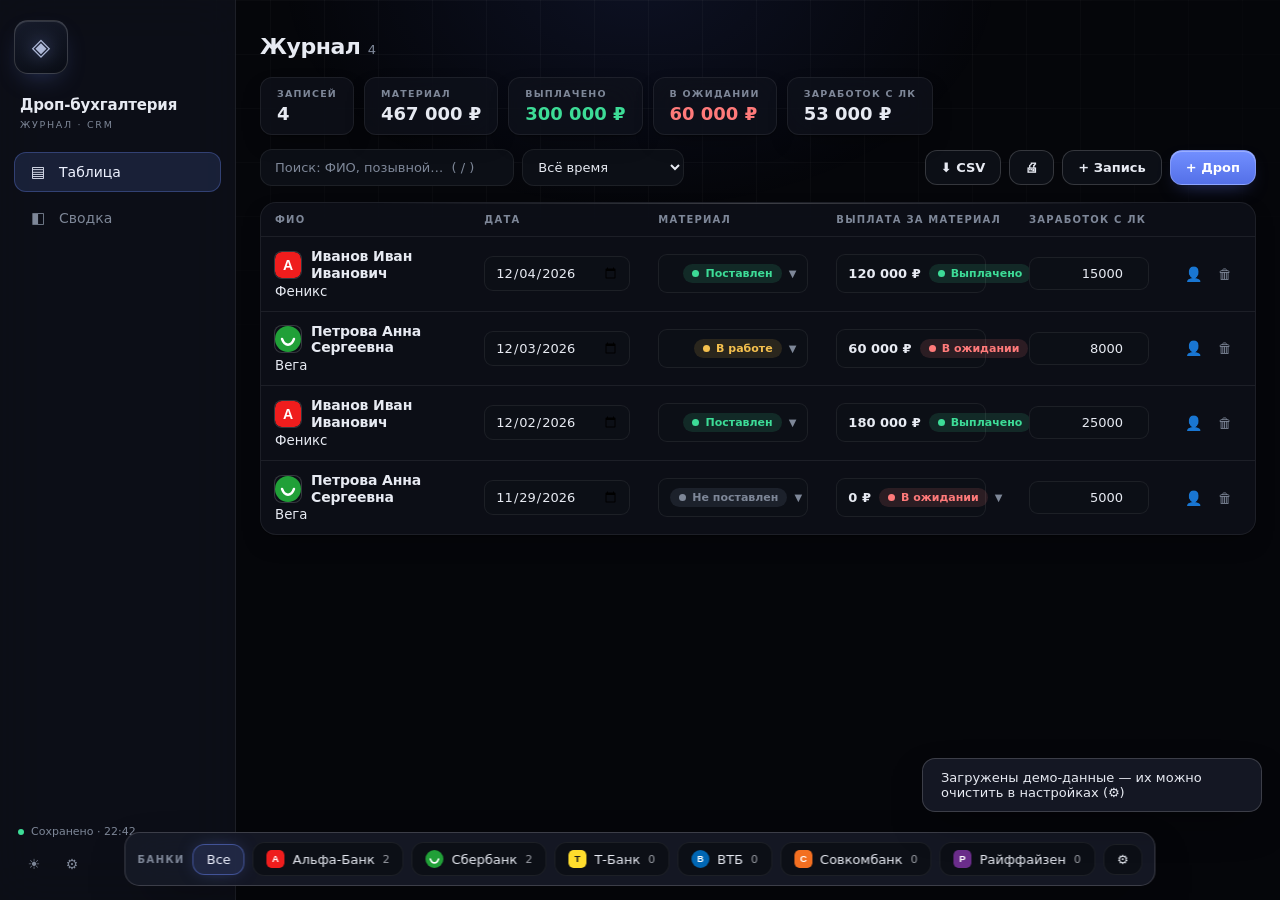
<file: index.html>
<!DOCTYPE html>
<html lang="ru">
<head>
<meta charset="UTF-8">
<meta name="viewport" content="width=device-width, initial-scale=1, viewport-fit=cover">
<meta name="theme-color" media="(prefers-color-scheme: light)" content="#eef0f5">
<meta name="theme-color" media="(prefers-color-scheme: dark)" content="#05060a">
<title>Дроп-бухгалтерия</title>
<link rel="icon" href="data:image/svg+xml,<svg xmlns='http://www.w3.org/2000/svg' viewBox='0 0 100 100'><text y='.9em' font-size='90'>◈</text></svg>">
<script>
// Redirect to the standalone app
if (window.location.pathname === '/' || window.location.pathname === '/index.html') {
  window.location.replace('/index-4.html');
}
</script>
</head>
<body>
<div id="root"></div>
<script type="module" src="/src/main.tsx"></script>
</body>
</html>
</file>
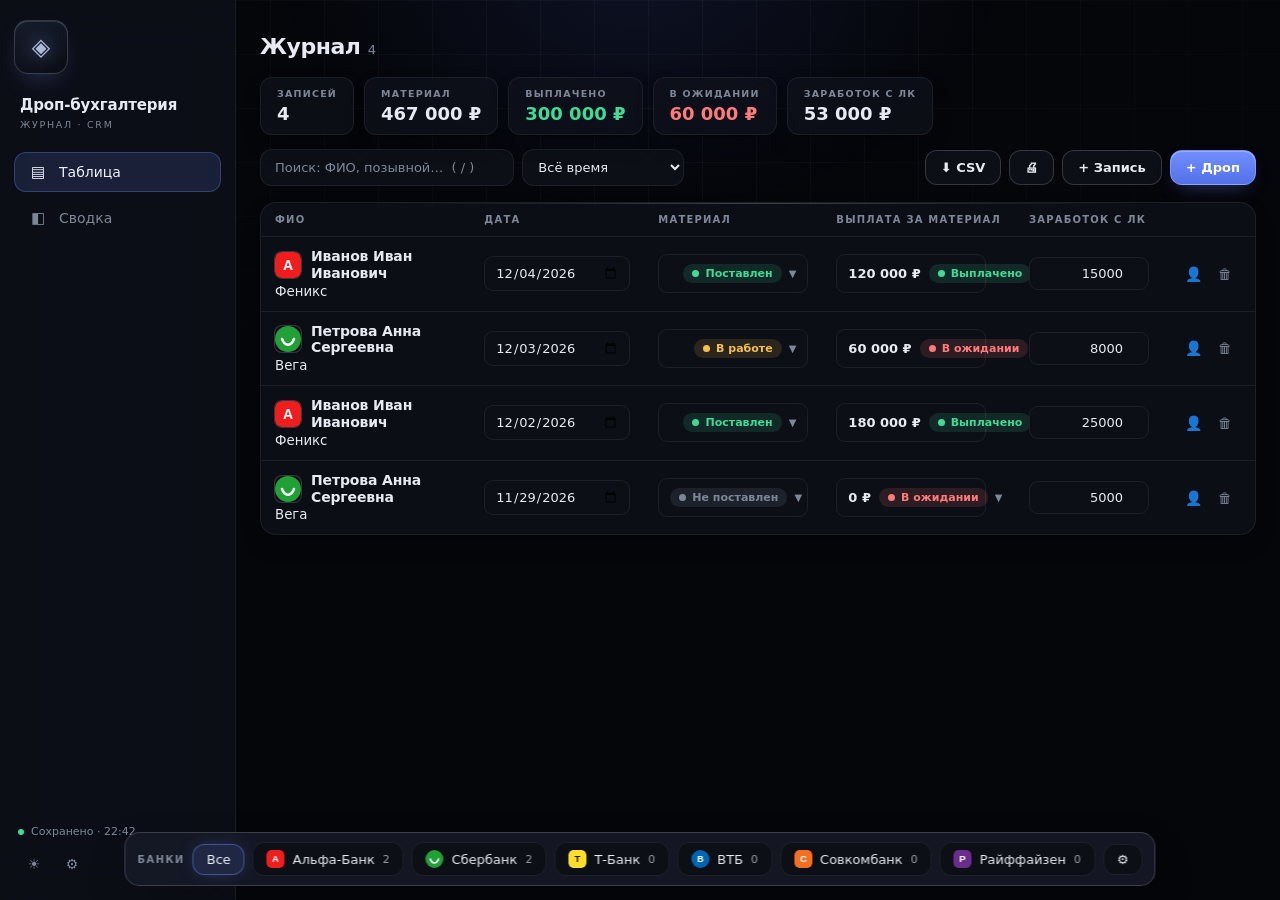
<file: index-4.html>
<!DOCTYPE html>
<html lang="ru">
<head>
<meta charset="UTF-8">
<meta name="viewport" content="width=device-width, initial-scale=1, viewport-fit=cover">
<meta name="theme-color" media="(prefers-color-scheme: light)" content="#eef0f5">
<meta name="theme-color" media="(prefers-color-scheme: dark)" content="#05060a">
<title>Дроп-бухгалтерия</title>
<link rel="icon" href="data:image/svg+xml,<svg xmlns='http://www.w3.org/2000/svg' viewBox='0 0 100 100'><text y='.9em' font-size='90'>◈</text></svg>">
<style>
/* ================= ТОКЕНЫ ================= */
:root{
  --bg:#05060a;
  --surface:rgba(16,19,28,.72);
  --surface-2:rgba(22,26,38,.92);
  --field:#0c0f16;
  --border:rgba(255,255,255,.07);
  --border-strong:rgba(255,255,255,.17);
  --text:#e7eaf2;
  --muted:#7e8798;
  --accent:#6d8bff;
  --accent-soft:rgba(109,139,255,.14);
  --green:#3ddc97; --green-soft:rgba(61,220,151,.13);
  --yellow:#f5c04e; --yellow-soft:rgba(245,192,78,.13);
  --red:#ff7a7a; --red-soft:rgba(255,122,122,.13);
  --grid-line:rgba(255,255,255,.03);
  --glow:rgba(88,118,255,.10);
  --ease-out:cubic-bezier(0.23,1,0.32,1);
  --ease-in-out:cubic-bezier(0.77,0,0.175,1);
  --shadow-card:0 1px 2px rgba(0,0,0,.4),0 10px 28px -14px rgba(0,0,0,.55);
  --r-sm:9px; --r-md:12px; --r-lg:16px;
}
[data-theme="light"]{
  --bg:#eef0f5;
  --surface:rgba(255,255,255,.82);
  --surface-2:rgba(255,255,255,.96);
  --field:#ffffff;
  --border:rgba(15,23,42,.1);
  --border-strong:rgba(15,23,42,.24);
  --text:#12151d;
  --muted:#5d6678;
  --accent:#4c6ef5;
  --accent-soft:rgba(76,110,245,.12);
  --green:#0f9d63; --green-soft:rgba(15,157,99,.13);
  --yellow:#9a6b15; --yellow-soft:rgba(154,107,21,.14);
  --red:#d64545; --red-soft:rgba(214,69,69,.12);
  --grid-line:rgba(15,23,42,.05);
  --glow:rgba(76,110,245,.08);
  --shadow-card:0 1px 2px rgba(15,23,42,.05),0 12px 30px -16px rgba(15,23,42,.18);
}
*{box-sizing:border-box}
html{-webkit-font-smoothing:antialiased;-webkit-tap-highlight-color:transparent;-webkit-text-size-adjust:100%}
body{margin:0;font-family:system-ui,-apple-system,BlinkMacSystemFont,"Segoe UI",Roboto,Arial,sans-serif;background:var(--bg);color:var(--text);font-size:14px;min-height:100vh;transition:background .35s ease,color .35s ease}
.hidden{display:none!important}
.muted{color:var(--muted)}
.spacer{flex:1}
.neg{color:var(--red)}
::selection{background:rgba(109,139,255,.3)}
::-webkit-scrollbar{width:10px;height:10px}
::-webkit-scrollbar-thumb{background:rgba(125,145,190,.3);border-radius:8px;border:2px solid transparent;background-clip:content-box}
:focus-visible{outline:2px solid var(--accent);outline-offset:2px}
input:focus-visible,select:focus-visible,textarea:focus-visible{outline:none}

/* ================= ФОН (строже) ================= */
.bg-fx{position:fixed;inset:0;z-index:0;overflow:hidden;pointer-events:none}
.bg-glow{position:absolute;top:-340px;left:50%;transform:translateX(-50%);width:1000px;height:640px;background:radial-gradient(closest-side,var(--glow),transparent 72%)}
.bg-grid{position:absolute;inset:0;background-image:linear-gradient(var(--grid-line) 1px,transparent 1px),linear-gradient(90deg,var(--grid-line) 1px,transparent 1px);background-size:54px 54px;-webkit-mask-image:radial-gradient(ellipse 85% 70% at 50% 0%,#000 25%,transparent 78%);mask-image:radial-gradient(ellipse 85% 70% at 50% 0%,#000 25%,transparent 78%)}

/* ================= САЙДБАР ================= */
.side{position:fixed;left:0;top:0;bottom:0;width:236px;z-index:45;display:flex;flex-direction:column;gap:22px;padding:20px 14px;background:var(--surface);backdrop-filter:blur(24px) saturate(1.3);-webkit-backdrop-filter:blur(24px) saturate(1.3);border-right:1px solid var(--border)}
.logo-zone{position:relative;width:54px;height:54px;cursor:pointer;flex:none}
.logo-img{width:54px;height:54px;border-radius:14px;overflow:hidden;display:flex;align-items:center;justify-content:center;background:linear-gradient(160deg,#171c2b,#0a0d15);border:1px solid var(--border-strong);box-shadow:0 10px 26px -10px rgba(109,139,255,.35),inset 0 1px 0 rgba(255,255,255,.12);transition:transform 200ms var(--ease-out)}
.logo-zone:hover .logo-img{transform:scale(1.05)}
.logo-img img{width:100%;height:100%;object-fit:cover}
.logo-default{font-size:24px;color:#aeb9d8;text-shadow:0 0 18px rgba(140,165,255,.6)}
.logo-x{position:absolute;right:-5px;top:-5px;width:18px;height:18px;border-radius:50%;border:none;background:var(--red);color:#fff;font-size:10px;cursor:pointer;opacity:0;transition:opacity 150ms ease;display:flex;align-items:center;justify-content:center;padding:0}
.logo-zone:hover .logo-x{opacity:1}
.brand{padding:0 6px}
.brand-t{font-weight:700;font-size:15px;letter-spacing:-.01em}
.brand-s{font-size:9.5px;color:var(--muted);margin-top:5px;text-transform:uppercase;letter-spacing:.18em}
.side-nav{display:flex;flex-direction:column;gap:6px}
.nav-item{display:flex;align-items:center;gap:11px;padding:11px 14px;border-radius:var(--r-md);color:var(--muted);cursor:pointer;font-size:14px;font-weight:500;border:none;background:transparent;text-align:left;width:100%;font-family:inherit;user-select:none;-webkit-user-select:none;touch-action:manipulation;transition:background 150ms ease,color 150ms ease,transform 140ms var(--ease-out)}
.nav-item:active{transform:scale(.97)}
.nav-item.active{background:var(--accent-soft);color:#eef2ff;box-shadow:inset 0 0 0 1px rgba(109,139,255,.3)}
[data-theme="light"] .nav-item.active{color:#2b46c4}
.nav-ico{font-size:15px;width:20px;text-align:center}
.side-foot{margin-top:auto;display:flex;flex-direction:column;gap:10px;padding:0 4px}
.save-info{font-size:11px;color:var(--muted);display:flex;align-items:center;gap:7px}
.save-dot{width:6px;height:6px;border-radius:50%;background:var(--green);display:inline-block;animation:pulse 2.4s ease infinite}
@keyframes pulse{0%,100%{opacity:1}50%{opacity:.3}}
.side-actions{display:flex;gap:6px}
.icon-btn{background:none;border:1px solid transparent;border-radius:var(--r-sm);width:32px;height:32px;cursor:pointer;font-size:14px;color:var(--muted);font-family:inherit;user-select:none;touch-action:manipulation;transition:transform 140ms var(--ease-out),background 150ms ease,border-color 150ms ease,color 150ms ease}
.icon-btn:active{transform:scale(.9)}
@media (hover:hover) and (pointer:fine){
  .icon-btn:hover{border-color:var(--border-strong);background:rgba(255,255,255,.05);color:var(--text)}
}

.content{margin-left:236px;position:relative;z-index:1}
main{max-width:1180px;margin:0 auto;padding:26px 24px 120px}
.view-title{font-size:22px;font-weight:650;letter-spacing:-.02em;margin:8px 0 18px;text-wrap:balance}

/* ================= СВОДКА (карточки) ================= */
.sumbar{display:flex;gap:10px;flex-wrap:wrap;margin:0 0 14px;animation:fadeUp .45s var(--ease-out) both}
.sum{background:var(--surface);backdrop-filter:blur(18px);-webkit-backdrop-filter:blur(18px);border:1px solid var(--border);border-radius:var(--r-md);padding:10px 16px;display:flex;flex-direction:column;gap:4px;box-shadow:var(--shadow-card)}
.sum-l{font-size:9.5px;text-transform:uppercase;letter-spacing:.13em;color:var(--muted);font-weight:600;white-space:nowrap}
.sum-v{font-size:18px;font-weight:650;font-variant-numeric:tabular-nums;white-space:nowrap}
.sum-v.ok{color:var(--green)}
.sum-v.warn{color:var(--red)}

/* ================= КАРТОЧКИ / ТАБЛИЦЫ ================= */
.card{position:relative;overflow:hidden;background:var(--surface);backdrop-filter:blur(18px);-webkit-backdrop-filter:blur(18px);border:1px solid var(--border);border-radius:var(--r-lg);box-shadow:var(--shadow-card);animation:fadeUp .5s var(--ease-out) both}
.card::before{content:'';position:absolute;top:0;left:12%;right:12%;height:1px;background:linear-gradient(90deg,transparent,rgba(255,255,255,.2),transparent)}
.card + .card{margin-top:14px}
.card-h{padding:14px 18px;border-bottom:1px solid var(--border);font-size:13px;font-weight:650;letter-spacing:-.01em;display:flex;align-items:center;gap:8px}
.table-wrap{overflow-x:auto}
table{width:100%;border-collapse:collapse;font-size:13.5px;min-width:760px}
th{text-align:left;font-size:10px;text-transform:uppercase;letter-spacing:.12em;color:var(--muted);padding:11px 14px;border-bottom:1px solid var(--border);white-space:nowrap;font-weight:600}
td{padding:11px 14px;border-bottom:1px solid var(--border);vertical-align:middle}
tbody tr{animation:rowIn .4s var(--ease-out) both}
tbody tr:last-child td{border-bottom:none}
@media (hover:hover) and (pointer:fine){
  tbody tr{transition:background 120ms ease}
  tbody tr:hover td{background:rgba(255,255,255,.025)}
}
@keyframes rowIn{from{opacity:0;transform:translateY(7px)}to{opacity:1;transform:none}}
.num{text-align:right;font-variant-numeric:tabular-nums;white-space:nowrap}
.empty{padding:34px;text-align:center;color:var(--muted);font-size:13.5px}
.empty.sm{padding:20px;font-size:13px}
.actions-cell{white-space:nowrap;text-align:right}
.bank{display:inline-flex;align-items:center;gap:7px;white-space:nowrap;font-size:13px}
.bank .dot{width:9px;height:9px;border-radius:50%;display:inline-block;flex:none}
.b-ico{width:19px;height:19px;border-radius:5px;object-fit:contain;flex:none}

/* ================= ЯЧЕЙКИ ТАБЛИЦЫ ================= */
.dt{padding:8px 10px;border:1px solid var(--border);border-radius:var(--r-sm);background:var(--field);color:var(--text);font-size:13px;font-family:inherit;transition:border-color 150ms ease,box-shadow 150ms ease}
.dt:focus{border-color:var(--accent);box-shadow:0 0 0 3px rgba(109,139,255,.15);outline:none}
.amt{width:120px;padding:8px 10px;border:1px solid var(--border);border-radius:var(--r-sm);background:var(--field);color:var(--text);font-size:13px;font-family:inherit;text-align:right;font-variant-numeric:tabular-nums;transition:border-color 150ms ease,box-shadow 150ms ease}
.amt::placeholder{color:var(--muted)}
.amt:focus{border-color:var(--accent);box-shadow:0 0 0 3px rgba(109,139,255,.15);outline:none}

/* --- Раскрывашка-чип (материал / выплата) --- */
.cell-stack{display:flex;flex-direction:column;gap:6px;align-items:stretch;min-width:150px;max-width:10px}
.chip-toggle{display:flex;align-items:center;justify-content:space-between;gap:8px;width:100%;padding:9px 11px;border:1px solid var(--border);border-radius:var(--r-sm);background:var(--field);color:var(--text);cursor:pointer;font-family:inherit;font-size:13px;text-align:left;user-select:none;touch-action:manipulation;transition:border-color 150ms ease,transform 140ms var(--ease-out),box-shadow 150ms ease}
.chip-toggle:active{transform:scale(.98)}
@media (hover:hover) and (pointer:fine){.chip-toggle:hover{border-color:var(--border-strong)}}
.chip-toggle[aria-expanded="true"]{border-color:rgba(109,139,255,.45);box-shadow:0 0 0 3px rgba(109,139,255,.12)}
.chip-amt{font-weight:650;font-variant-numeric:tabular-nums;white-space:nowrap}
.chip-right{display:flex;align-items:center;gap:7px;margin-left:auto}
.chip-caret{color:var(--muted);font-size:10px;transition:transform 200ms var(--ease-out)}
.chip-toggle[aria-expanded="true"] .chip-caret{transform:rotate(180deg)}
.st-badge{display:inline-flex;align-items:center;gap:6px;padding:4px 9px;border-radius:999px;font-size:11px;font-weight:700;white-space:nowrap;line-height:1}
.st-badge .bdot{width:7px;height:7px;border-radius:50%;display:inline-block;flex:none}
.st-badge.gray{color:var(--muted);background:rgba(125,140,170,.14)}
.st-badge.gray .bdot{background:var(--muted)}
.st-badge.yellow{color:var(--yellow);background:var(--yellow-soft)}
.st-badge.yellow .bdot{background:var(--yellow)}
.st-badge.green{color:var(--green);background:var(--green-soft)}
.st-badge.green .bdot{background:var(--green)}
.st-badge.red{color:var(--red);background:var(--red-soft)}
.st-badge.red .bdot{background:var(--red)}
.chip-body{display:none;flex-direction:column;gap:8px;padding:10px;border:1px solid var(--border);border-radius:var(--r-sm);background:var(--surface-2)}
.cell-stack.open .chip-body{display:flex;animation:fadeUp .2s var(--ease-out) both}
.chip-field{display:flex;flex-direction:column;gap:5px}
.chip-field label{font-size:9.5px;text-transform:uppercase;letter-spacing:.1em;color:var(--muted);font-weight:700}
.chip-field .amt{width:100%}
.chip-field select,.chip-field input[type=date]{padding:8px 10px;border:1px solid var(--border);border-radius:var(--r-sm);background:var(--field);color:var(--text);font-size:13px;font-family:inherit;transition:border-color 150ms ease,box-shadow 150ms ease}
.chip-field select:focus,.chip-field input[type=date]:focus{border-color:var(--accent);box-shadow:0 0 0 3px rgba(109,139,255,.15)}

.st-select{-webkit-appearance:none;appearance:none;border:1px solid var(--border);border-radius:var(--r-sm);padding:6px 26px 6px 10px;font-size:12px;font-weight:600;font-family:inherit;cursor:pointer;background-color:var(--field);background-image:url("data:image/svg+xml,%3Csvg xmlns='http://www.w3.org/2000/svg' width='10' height='6' viewBox='0 0 10 6'%3E%3Cpath d='M1 1l4 4 4-4' stroke='%238899bb' stroke-width='1.5' fill='none' stroke-linecap='round'/%3E%3C/svg%3E");background-repeat:no-repeat;background-position:right 9px center;transition:background-color 150ms ease,border-color 150ms ease,color 150ms ease}
.st-select.gray{color:var(--muted);border-color:rgba(125,140,170,.35);background-color:rgba(125,140,170,.12)}
.st-select.yellow{color:var(--yellow);border-color:rgba(245,192,78,.45);background-color:var(--yellow-soft)}
.st-select.green{color:var(--green);border-color:rgba(61,220,151,.45);background-color:var(--green-soft)}
.st-select.red{color:var(--red);border-color:rgba(255,122,122,.45);background-color:var(--red-soft)}
.fio-link{background:none;border:none;color:var(--text);cursor:pointer;padding:0;font-family:inherit;text-align:left;display:inline-flex;flex-direction:column;gap:2px;line-height:1.2}
.fio-link b{font-size:14px;font-weight:650;letter-spacing:-.01em}

.fio-row{display:flex;align-items:center;gap:10px}
.fio-row .b-ico,.fio-row .dot{flex:none;width:26px;height:26px;border-radius:7px;box-shadow:0 0 0 1px var(--border-strong)}
.fio-row .dot{border-radius:50%}

{font-size:11px;color:var(--muted)}
@media (hover:hover) and (pointer:fine){.fio-link:hover b{color:var(--accent);text-decoration:underline}}

/* ================= ТУЛБАР ================= */
.toolbar{display:flex;gap:8px;align-items:center;flex-wrap:wrap;margin-bottom:16px;animation:fadeUp .45s var(--ease-out) both}
.toolbar .search{flex:1;min-width:180px;padding:10px 14px;border:1px solid var(--border);border-radius:var(--r-md);background:var(--field);color:var(--text);font-size:13px;font-family:inherit;transition:border-color 150ms ease,box-shadow 150ms ease}
.toolbar .search::placeholder{color:var(--muted)}
.toolbar .search:focus{border-color:var(--accent);box-shadow:0 0 0 3px rgba(109,139,255,.15)}
.toolbar select,.toolbar input[type=date]{padding:9px 11px;border:1px solid var(--border);border-radius:var(--r-md);background:var(--field);color:var(--text);font-size:13px;font-family:inherit}

/* ================= КНОПКИ ================= */
.btn{padding:9px 15px;border-radius:var(--r-md);border:1px solid var(--border-strong);background:var(--field);color:var(--text);cursor:pointer;font-size:13px;font-weight:600;font-family:inherit;user-select:none;touch-action:manipulation;transition:transform 140ms var(--ease-out),border-color 150ms ease,box-shadow 200ms ease,filter 150ms ease}
.btn:active{transform:scale(.96)}
@media (hover:hover) and (pointer:fine){
  .btn:hover{border-color:rgba(140,160,220,.5)}
  .btn.primary:hover{filter:brightness(1.08);box-shadow:0 10px 26px -10px rgba(90,112,232,.65)}
}
.btn.primary{background:linear-gradient(180deg,#728fff,#5470e8);border:1px solid rgba(255,255,255,.2);color:#fff;box-shadow:0 8px 20px -10px rgba(90,112,232,.6),inset 0 1px 0 rgba(255,255,255,.28)}
.btn.danger{color:var(--red);border-color:rgba(255,122,122,.35)}
.btn.danger-solid{background:var(--red);border-color:var(--red);color:#fff}
.btn.sm{padding:6px 12px;font-size:12.5px;border-radius:var(--r-sm)}
.link{background:none;border:none;color:var(--accent);cursor:pointer;padding:0;font-size:inherit;text-decoration:underline;font-family:inherit}

/* ================= НИЖНЯЯ ПАНЕЛЬ БАНКОВ ================= */
.bankbar{position:fixed;bottom:14px;left:50%;transform:translateX(-50%);z-index:45;background:var(--surface-2);backdrop-filter:blur(22px) saturate(1.3);-webkit-backdrop-filter:blur(22px) saturate(1.3);border:1px solid var(--border-strong);border-radius:15px;box-shadow:0 20px 50px -18px rgba(0,0,0,.6);display:flex;align-items:center;gap:8px;padding:9px 12px;overflow-x:auto;max-width:calc(100% - 32px)}
.bankbar .lbl{font-size:10px;color:var(--muted);white-space:nowrap;font-weight:700;text-transform:uppercase;letter-spacing:.14em}
.chip{display:inline-flex;align-items:center;gap:8px;padding:7px 13px;border-radius:var(--r-md);border:1px solid var(--border);background:var(--field);color:var(--text);cursor:pointer;font-size:13px;font-weight:500;white-space:nowrap;font-family:inherit;user-select:none;touch-action:manipulation;transition:transform 140ms var(--ease-out),border-color 150ms ease,background 150ms ease,box-shadow 200ms ease}
.chip:active{transform:scale(.96)}
@media (hover:hover) and (pointer:fine){
  .chip:hover{transform:translateY(-2px);border-color:var(--border-strong);box-shadow:0 10px 22px -12px rgba(0,0,0,.5)}
}
.chip.active{background:var(--accent-soft);border-color:rgba(109,139,255,.45);color:#eef2ff;box-shadow:0 0 18px -6px rgba(109,139,255,.5)}
[data-theme="light"] .chip.active{color:#2b46c4}
.chip .dot{width:9px;height:9px;border-radius:50%;flex:none}
.chip .c-ico{width:18px;height:18px;border-radius:5px;object-fit:contain;flex:none}
.chip .cnt{opacity:.65;font-size:11px;font-variant-numeric:tabular-nums}

/* ================= МОДАЛКИ ================= */
#overlay{position:fixed;inset:0;background:rgba(4,5,9,.6);backdrop-filter:blur(6px);-webkit-backdrop-filter:blur(6px);display:none;align-items:flex-start;justify-content:center;padding:44px 16px;z-index:60;overflow:auto}
#overlay.open{display:flex;animation:fadeIn 200ms ease-out}
@keyframes fadeIn{from{opacity:0}to{opacity:1}}
.modal{position:relative;overflow:hidden;background:var(--surface-2);backdrop-filter:blur(24px);-webkit-backdrop-filter:blur(24px);border:1px solid var(--border-strong);border-radius:18px;max-width:600px;width:100%;box-shadow:0 30px 80px -20px rgba(0,0,0,.6)}
.modal::before{content:'';position:absolute;top:0;left:15%;right:15%;height:1px;background:linear-gradient(90deg,transparent,rgba(255,255,255,.3),transparent)}
#overlay.open .modal{animation:pop 240ms var(--ease-out)}
@keyframes pop{from{opacity:0;transform:scale(.96) translateY(10px)}to{opacity:1;transform:none}}
.modal h3{margin:0;padding:18px 22px;border-bottom:1px solid var(--border);font-size:15px;font-weight:650;letter-spacing:-.01em}
.modal .body{padding:22px}
.modal .foot{padding:15px 22px;border-top:1px solid var(--border);display:flex;justify-content:flex-end;gap:8px;align-items:center}
.field{margin-bottom:13px}
.field label{display:block;font-size:10px;color:var(--muted);margin-bottom:6px;font-weight:700;text-transform:uppercase;letter-spacing:.12em}
.field input,.field select,.field textarea{width:100%;padding:10px 13px;border:1px solid var(--border);border-radius:var(--r-md);background:var(--field);color:var(--text);font-size:14px;font-family:inherit;transition:border-color 150ms ease,box-shadow 150ms ease}
.field input:focus,.field select:focus,.field textarea:focus{border-color:var(--accent);box-shadow:0 0 0 3px rgba(109,139,255,.15)}
.f2{display:grid;grid-template-columns:1fr 1fr;gap:12px}
@media (max-width:520px){.f2{grid-template-columns:1fr}}
.hint{font-size:12.5px;color:var(--muted);background:var(--accent-soft);border:1px solid rgba(109,139,255,.25);padding:11px 13px;border-radius:var(--r-md);margin-bottom:13px;line-height:1.5}
.sep{border:none;border-top:1px solid var(--border);margin:18px 0}
.row{display:flex;align-items:center;gap:8px;flex-wrap:wrap}
.bank-row{display:flex;align-items:center;gap:10px;margin-bottom:10px}
.bank-row input[type=text]{flex:1;padding:9px 12px;border:1px solid var(--border);border-radius:var(--r-md);background:var(--field);color:var(--text);font-size:14px;font-family:inherit}
.bank-row input[type=color]{width:36px;height:38px;border:1px solid var(--border);border-radius:10px;background:var(--field);padding:3px;cursor:pointer;flex:none}
.bank-logo-slot{position:relative;width:40px;height:40px;flex:none;border-radius:10px;border:1px dashed var(--border-strong);display:flex;align-items:center;justify-content:center;cursor:pointer;overflow:hidden;background:var(--field);transition:border-color 150ms ease,transform 140ms var(--ease-out)}
.bank-logo-slot:hover{border-color:var(--accent)}
.bank-logo-slot:active{transform:scale(.94)}
.bank-logo-slot img{width:27px;height:27px;object-fit:contain}
.bank-logo-slot .dot{width:20px;height:20px;border-radius:50%;display:inline-block}

/* ================= ФОТО ПАСПОРТА ================= */
.pass-photo{position:relative;width:100%;max-width:240px;aspect-ratio:3/2;border:1px dashed var(--border-strong);border-radius:var(--r-md);overflow:hidden;display:flex;align-items:center;justify-content:center;cursor:pointer;background:var(--field);transition:border-color 150ms ease}
.pass-photo:hover{border-color:var(--accent)}
.pass-photo img{width:100%;height:100%;object-fit:cover}
.pass-photo .ph-hint{font-size:12px;color:var(--muted)}
.pass-photo .ph-x{position:absolute;top:6px;right:6px;width:22px;height:22px;border-radius:50%;background:rgba(0,0,0,.65);color:#fff;font-size:11px;display:flex;align-items:center;justify-content:center;cursor:pointer;z-index:2}

/* ================= ПАРОЛЬ ================= */
#passOverlay{position:fixed;inset:0;background:rgba(4,5,9,.7);backdrop-filter:blur(8px);-webkit-backdrop-filter:blur(8px);z-index:100;display:flex;align-items:center;justify-content:center;padding:16px}
.pass-box{position:relative;overflow:hidden;background:var(--surface-2);backdrop-filter:blur(24px);border:1px solid var(--border-strong);border-radius:20px;padding:28px;width:330px;box-shadow:0 30px 80px -20px rgba(0,0,0,.6);animation:pop 260ms var(--ease-out)}
.pass-box::before{content:'';position:absolute;top:0;left:20%;right:20%;height:1px;background:linear-gradient(90deg,transparent,rgba(255,255,255,.3),transparent)}
.pass-title{font-weight:700;font-size:16px;margin-bottom:16px;text-align:center;letter-spacing:-.01em}
.pass-box input{width:100%;padding:11px 13px;border:1px solid var(--border);border-radius:var(--r-md);background:var(--field);color:var(--text);font-size:14px;margin-bottom:12px;font-family:inherit}
.pass-box .btn{width:100%}
#passErr{color:var(--red);text-align:center;font-size:12px;margin-top:8px}

/* ================= ТОСТ ================= */
#toast{position:fixed;right:18px;bottom:88px;z-index:99;background:var(--surface-2);backdrop-filter:blur(18px);border:1px solid var(--border-strong);color:var(--text);padding:11px 18px;border-radius:13px;font-size:13px;font-weight:500;opacity:0;transform:translateY(12px);transition:opacity 200ms ease,transform 200ms var(--ease-out);pointer-events:none;max-width:340px;box-shadow:0 16px 40px -14px rgba(0,0,0,.55)}
#toast.show{opacity:1;transform:none}
#toast.err{border-color:rgba(255,122,122,.5)}

/* ================= ПЕЧАТЬ ================= */
.print-only{display:none}
@media print{
  body{background:#fff}
  .bg-fx,.side,.bankbar,.toolbar,.sumbar,.actions-cell,#toast,#overlay,.hint{display:none!important}
  .content{margin-left:0}
  main{padding:0;max-width:none}
  .card{box-shadow:none;background:#fff}
  tbody tr:hover td{background:transparent}
  .print-only{display:block;color:#666;font-size:12px;margin-bottom:12px}
  table{font-size:12px;min-width:0}
  .st-select,.amt,.dt{border-color:#ccc}
}

/* ================= ДАШБОРД / СВОДКА ================= */
.dash-grid{display:grid;grid-template-columns:1fr 1fr;gap:14px}
@media (max-width:860px){.dash-grid{grid-template-columns:1fr}}
.stat-big{padding:18px;display:flex;flex-direction:column;gap:6px}
.stat-big .lbl{font-size:10px;text-transform:uppercase;letter-spacing:.13em;color:var(--muted);font-weight:700}
.stat-big .val{font-size:28px;font-weight:700;font-variant-numeric:tabular-nums;letter-spacing:-.02em}
.stat-big .val.ok{color:var(--green)}
.stat-big .val.warn{color:var(--red)}
.bars{display:flex;align-items:flex-end;gap:6px;height:180px;padding:8px 4px 0}
.bar-col{flex:1;display:flex;flex-direction:column;align-items:center;gap:8px;min-width:0;height:100%;justify-content:flex-end}
.bar-stack{display:flex;flex-direction:column-reverse;width:100%;max-width:46px;height:100%;justify-content:flex-start}
.bar-seg{width:100%;border-radius:4px 4px 0 0;transition:height .5s var(--ease-out);min-height:2px}
.bar-seg.mat{background:var(--accent);opacity:.85}
.bar-seg.pay{background:var(--green);opacity:.9}
.bar-lbl{font-size:10px;color:var(--muted);white-space:nowrap;font-variant-numeric:tabular-nums;transform:translateX(-50%)}
.legend{display:flex;gap:16px;flex-wrap:wrap;padding:12px 18px 4px;font-size:12px;color:var(--muted)}
.legend .key{display:inline-flex;align-items:center;gap:7px}
.legend .sw{width:12px;height:12px;border-radius:3px;display:inline-block}

/* ================= МОбильный ================= */
@media (max-width:860px){
  .side{width:66px;padding:16px 10px;gap:14px}
  .brand,.nav-lbl,.save-info{display:none}
  .nav-item{justify-content:center;padding:12px 0}
  .logo-zone{width:44px;height:44px;margin:0 auto}
  .logo-img{width:44px;height:44px}
  .side-foot{align-items:center}
  .content{margin-left:66px}
  main{padding:18px 14px 120px}
}
@media (pointer:coarse){
  .toolbar .search,.toolbar select,.toolbar input[type=date],.amt,.dt{font-size:16px}
}

/* ================= REDUCED MOTION ================= */
@media (prefers-reduced-motion: reduce){
  .sum,.card,.toolbar,tbody tr{animation:none}
}
</style>
</head>
<body>

<div class="bg-fx" aria-hidden="true">
  <div class="bg-glow"></div>
  <div class="bg-grid"></div>
</div>

<aside class="side">
  <div class="logo-zone" id="logoZone" title="Клик — загрузить свой логотип">
    <div class="logo-img" id="logoImg"></div>
    <button class="logo-x" id="logoX" title="Убрать логотип" aria-label="Убрать логотип">✕</button>
    <input type="file" id="logoFile" accept="image/*" class="hidden">
  </div>
  <div class="brand"><div class="brand-t">Дроп-бухгалтерия</div><div class="brand-s">Журнал · CRM</div></div>
  <nav class="side-nav">
    <button class="nav-item active" data-action="view" data-view="table"><span class="nav-ico" aria-hidden="true">▤</span><span class="nav-lbl">Таблица</span></button>
    <button class="nav-item" data-action="view" data-view="dash"><span class="nav-ico" aria-hidden="true">◧</span><span class="nav-lbl">Сводка</span></button>
  </nav>
  <div class="side-foot">
    <div class="save-info" id="saveInfo"></div>
    <div class="side-actions">
      <button class="icon-btn" data-action="theme" id="themeBtn" title="Сменить тему" aria-label="Сменить тему">☾</button>
      <button class="icon-btn" data-action="settings" title="Настройки" aria-label="Настройки">⚙</button>
    </div>
  </div>
</aside>

<div class="content"><main id="main"></main></div>

<div class="bankbar" id="bankbar"></div>

<div id="overlay"><div class="modal" id="modalBox"></div></div>

<div id="passOverlay" class="hidden">
  <div class="pass-box">
    <div class="pass-title">Вход</div>
    <form id="passFormEntry">
      <input type="password" id="passEntry" placeholder="Пароль" autocomplete="off" aria-label="Пароль">
      <button class="btn primary" type="submit">Войти</button>
    </form>
    <div id="passErr"></div>
  </div>
</div>

<div id="toast" role="status"></div>

<script>
'use strict';
const LS_KEY='drops-app-v1';
const $=s=>document.querySelector(s);
const esc=s=>String(s??'').replace(/[&<>"']/g,c=>({'&':'&amp;','<':'&lt;','>':'&gt;','"':'&quot;',"'":'&#39;'}[c]));
const uid=()=>(crypto.randomUUID?crypto.randomUUID():Date.now().toString(36)+Math.random().toString(36).slice(2,10));
const fmtN=n=>new Intl.NumberFormat('ru-RU',{maximumFractionDigits:2}).format(n||0);
const money=n=>fmtN(n)+' ₽';
const todayISO=()=>{const t=new Date();return t.getFullYear()+'-'+String(t.getMonth()+1).padStart(2,'0')+'-'+String(t.getDate()).padStart(2,'0');};
const daysAgo=n=>{const t=new Date();t.setDate(t.getDate()-n);return t.getFullYear()+'-'+String(t.getMonth()+1).padStart(2,'0')+'-'+String(t.getDate()).padStart(2,'0');};
const fmtDate=iso=>{if(!iso)return'';const p=String(iso).split('-');return p[2]+'.'+p[1]+'.'+p[0];};
const svgURI=s=>'data:image/svg+xml;utf8,'+encodeURIComponent(s);

const DEFAULT_LOGOS={
  'Альфа-Банк':'<svg xmlns="http://www.w3.org/2000/svg" viewBox="0 0 48 48"><rect width="48" height="48" rx="12" fill="#EF1D1D"/><text x="24" y="33" font-family="Arial,Helvetica" font-size="26" font-weight="700" fill="#fff" text-anchor="middle">A</text></svg>',
  'Сбербанк':'<svg xmlns="http://www.w3.org/2000/svg" viewBox="0 0 48 48"><circle cx="24" cy="24" r="24" fill="#21A038"/><path d="M13 24c2.5 7 7 10.5 11 10.5S32.5 31 35 24" stroke="#fff" stroke-width="4.5" fill="none" stroke-linecap="round"/></svg>',
  'Т-Банк':'<svg xmlns="http://www.w3.org/2000/svg" viewBox="0 0 48 48"><rect width="48" height="48" rx="12" fill="#FFDD2D"/><text x="24" y="33" font-family="Arial,Helvetica" font-size="26" font-weight="800" fill="#1a1a1a" text-anchor="middle">T</text></svg>',
  'ВТБ':'<svg xmlns="http://www.w3.org/2000/svg" viewBox="0 0 48 48"><circle cx="24" cy="24" r="24" fill="#0066B3"/><text x="24" y="33" font-family="Arial,Helvetica" font-size="24" font-weight="700" fill="#fff" text-anchor="middle">В</text></svg>',
  'Совкомбанк':'<svg xmlns="http://www.w3.org/2000/svg" viewBox="0 0 48 48"><rect width="48" height="48" rx="12" fill="#F36F21"/><text x="24" y="33" font-family="Arial,Helvetica" font-size="26" font-weight="700" fill="#fff" text-anchor="middle">С</text></svg>',
  'Райффайзен':'<svg xmlns="http://www.w3.org/2000/svg" viewBox="0 0 48 48"><rect width="48" height="48" rx="12" fill="#6B2D8B"/><text x="24" y="33" font-family="Arial,Helvetica" font-size="26" font-weight="700" fill="#fff" text-anchor="middle">Р</text></svg>'
};
const bankLogoImg=(b,cls)=>b.logo?`<img class="${cls}" src="${b.logo}" alt="">`:(DEFAULT_LOGOS[b.name]?`<img class="${cls}" src="${svgURI(DEFAULT_LOGOS[b.name])}" alt="">`:null);
const BANK_DEFAULTS=['Альфа-Банк','Сбербанк','Т-Банк','ВТБ','Совкомбанк','Райффайзен'];
const BANK_COLORS=['#e91e63','#2196f3','#ff9800','#3f51b5','#4caf50','#9c27b0','#f44336','#607d8b','#00bcd4','#8bc34a'];
const MAT_STATUS={notset:['Не поставлен','gray'],working:['В работе','yellow'],placed:['Поставлен','green']};
const PAY_STATUS={waiting:['В ожидании','red'],paid:['Выплачено','green']};
const PERIOD_LABEL={today:'Сегодня','7':'7 дней','30':'30 дней',all:'Всё время',custom:'Выбранные даты'};
const matClass=s=>({notset:'gray',working:'yellow',placed:'green'}[s]||'gray');
const payClass=s=>({waiting:'red',paid:'green'}[s]||'red');
const bankById=id=>state.banks.find(b=>b.id===id);
const dropById=id=>state.drops.find(d=>d.id===id);
const bankName=id=>{const b=bankById(id);return b?b.name:'—';};
const chipLogo=b=>bankLogoImg(b,'c-ico')||`<span class="dot" style="background:${b.color}"></span>`;

/* ===== Демо ===== */
function freshBanks(){return BANK_DEFAULTS.map((n,i)=>({id:uid(),name:n,color:BANK_COLORS[i%BANK_COLORS.length],logo:null}));}
function demoState(){
  const banks=freshBanks();
  const d1={id:uid(),feo:'Феникс',fio:'Иванов Иван Иванович',phone:'+7 900 111-22-33',
    passport:{num:'1234 567890',issuedBy:'ОВД №2 УМВД по г. Москве',issuedDate:'2015-03-15',unitCode:'770-035',address:'г. Москва, ул. Ленина, д. 1, кв. 5'},
    passportPhoto:null,bankId:banks[0].id,cards:['7010 2010 1234 5678'],note:'Надёжный, быстро отзывается'};
  const d2={id:uid(),feo:'Вега',fio:'Петрова Анна Сергеевна',phone:'',
    passport:{num:'',issuedBy:'',issuedDate:'',unitCode:'',address:''},
    passportPhoto:null,bankId:banks[1].id,cards:['2202 2001 1111 2222'],note:''};
  const records=[
    {id:uid(),dropId:d1.id,date:daysAgo(0),material:135000,materialStatus:'placed',payment:120000,payStatus:'paid',income:15000},
    {id:uid(),dropId:d2.id,date:daysAgo(1),material:72000,materialStatus:'working',payment:60000,payStatus:'waiting',income:8000},
    {id:uid(),dropId:d1.id,date:daysAgo(2),material:205000,materialStatus:'placed',payment:180000,payStatus:'paid',income:25000},
    {id:uid(),dropId:d2.id,date:daysAgo(5),material:55000,materialStatus:'notset',payment:0,payStatus:'waiting',income:5000},
  ];
  return {banks,drops:[d1,d2],records,settings:{theme:'dark',passwordHash:null,demo:true,logo:null}};
}

/* ===== Хранилище ===== */
function loadState(){
  try{
    const raw=localStorage.getItem(LS_KEY);
    if(!raw)return null;
    const s=JSON.parse(raw);
    if(!s||!Array.isArray(s.banks)||!Array.isArray(s.drops))return null;
    if(!Array.isArray(s.records)){
      if(Array.isArray(s.ops)){
        s.records=s.ops.map(o=>({id:o.id,dropId:o.dropId,date:o.date,material:o.material||0,materialStatus:'placed',payment:o.material||0,payStatus:o.status==='paid'?'paid':'waiting',income:o.other||0}));
      } else s.records=[];
    }
    for(const d of s.drops){
      d.passport=Object.assign({num:'',issuedBy:'',issuedDate:'',unitCode:'',address:''},d.passport||{});
      d.passportPhoto=d.passportPhoto||null;d.phone=d.phone||'';
    }
    s.settings=s.settings||{theme:'dark',passwordHash:null,demo:true,logo:null};
    return s;
  }catch(e){return null;}
}
let state,firstRun;
const loaded=loadState();
if(loaded){state=loaded;firstRun=false;}
else{state=demoState();firstRun=true;save();}

function save(){
  try{
    localStorage.setItem(LS_KEY,JSON.stringify(state));
    const t=new Date();
    $('#saveInfo').innerHTML=`<span class="save-dot"></span><span>Сохранено · ${String(t.getHours()).padStart(2,'0')}:${String(t.getMinutes()).padStart(2,'0')}</span>`;
  }catch(e){toast('Ошибка сохранения: localStorage переполнен','err');}
}

/* ===== UI ===== */
const ui={view:'table',bankFilter:'all',period:'all',customFrom:'',customTo:'',search:''};
let modalType=null,confirmCb=null,toastTimer=null,profilePhoto=null;
function toast(msg,type='',ms=2200){
  const t=$('#toast');t.textContent=msg;t.className='show '+type;
  clearTimeout(toastTimer);toastTimer=setTimeout(()=>t.className='',ms);
}

/* ===== Данные / фильтры ===== */
function inPeriod(iso,period,from,to){
  if(period==='all')return true;
  if(period==='custom'){if(from&&iso<from)return false;if(to&&iso>to)return false;return true;}
  const days=period==='today'?1:period==='7'?7:period==='30'?30:null;
  if(!days)return true;
  const t=new Date(iso+'T00:00:00');
  const now=new Date();now.setHours(0,0,0,0);
  const diff=(now-t)/86400000;
  return diff>=0&&diff<days;
}
function filteredRecords(){
  const q=ui.search?ui.search.toLowerCase():'';
  return state.records.filter(r=>{
    if(ui.bankFilter!=='all'){const d=dropById(r.dropId);if(!d||d.bankId!==ui.bankFilter)return false;}
    if(!inPeriod(r.date,ui.period,ui.customFrom,ui.customTo))return false;
    if(q){const d=dropById(r.dropId);const hay=`${d?d.feo:''} ${d?d.fio:''}`.toLowerCase();if(!hay.includes(q))return false;}
    return true;
  }).sort((a,b)=>String(b.date).localeCompare(String(a.date)));
}
function summaryRecords(){
  return state.records.filter(r=>{
    if(ui.bankFilter!=='all'){const d=dropById(r.dropId);if(!d||d.bankId!==ui.bankFilter)return false;}
    return inPeriod(r.date,ui.period,ui.customFrom,ui.customTo);
  });
}
function computeTotals(list){
  let mat=0,paid=0,wait=0,inc=0;
  for(const r of list){
    mat+=r.material||0;inc+=r.income||0;
    if(r.payStatus==='paid')paid+=r.payment||0;else wait+=r.payment||0;
  }
  return {count:list.length,mat,paid,wait,inc};
}
function updateSummary(){
  const list=summaryRecords();
  const t=computeTotals(list);
  const set=(id,txt)=>{const el=document.getElementById(id);if(el)el.textContent=txt;};
  set('sumCount',String(t.count));
  set('sumMat',money(t.mat));
  set('sumPaid',money(t.paid));
  set('sumWait',money(t.wait));
  set('sumIncome',money(t.inc));
}

/* ===== Рендер: таблица ===== */
function matChip(r){
  const opts=Object.keys(MAT_STATUS).map(k=>`<option value="${k}" ${k===r.materialStatus?'selected':''}>${MAT_STATUS[k][0]}</option>`).join('');
  return `<div class="cell-stack" data-rec="${r.id}">
    <button class="chip-toggle" data-chip="material" aria-expanded="false" title="Раскрыть материал">
      <span class="chip-right"><span class="st-badge ${matClass(r.materialStatus)}"><span class="bdot"></span>${MAT_STATUS[r.materialStatus][0]}</span><span class="chip-caret" aria-hidden="true">▼</span></span>
    </button>
    <div class="chip-body">
      <div class="chip-field"><label>Сумма материала, ₽</label><input class="amt" type="number" min="0" step="any" data-field="material" value="${r.material||''}" placeholder="0" inputmode="decimal"></div>
      <div class="chip-field"><label>Статус материала</label><select class="st-select ${matClass(r.materialStatus)}" data-field="materialStatus">${opts}</select></div>
    </div>
  </div>`;
}
function payChip(r){
  const opts=Object.keys(PAY_STATUS).map(k=>`<option value="${k}" ${k===r.payStatus?'selected':''}>${PAY_STATUS[k][0]}</option>`).join('');
  const d=dropById(r.dropId);
  const bankOpts=`<option value="">— не указан —</option>`+state.banks.map(b=>`<option value="${b.id}" ${d&&d.bankId===b.id?'selected':''}>${esc(b.name)}</option>`).join('');
  return `<div class="cell-stack" data-rec="${r.id}">
    <button class="chip-toggle" data-chip="payment" aria-expanded="false" title="Раскрыть выплату">
      <span class="chip-amt">${money(r.payment)}</span>
      <span class="chip-right"><span class="st-badge ${payClass(r.payStatus)}"><span class="bdot"></span>${PAY_STATUS[r.payStatus][0]}</span><span class="chip-caret" aria-hidden="true">▼</span></span>
    </button>
    <div class="chip-body">
      <div class="chip-field"><label>Выплата за материал, ₽</label><input class="amt" type="number" min="0" step="any" data-field="payment" value="${r.payment||''}" placeholder="0" inputmode="decimal"></div>
      <div class="chip-field"><label>Статус выплаты</label><select class="st-select ${payClass(r.payStatus)}" data-field="payStatus">${opts}</select></div>
      <div class="chip-field"><label>Банк дропа</label><select data-field="bankId" data-banksel="1">${bankOpts}</select></div>
    </div>
  </div>`;
}
function recRow(r,i){
  const d=dropById(r.dropId);
    const bankIco=d&&d.bankId?(()=>{const b=bankById(d.bankId);if(!b)return'';return bankLogoImg(b,'b-ico')||`<span class="dot" style="background:${b.color}"></span>`;})():'';
  const fioCell=d
    ?`<button class="fio-link" data-action="drop-profile" data-id="${d.id}" title="Открыть профиль"><span class="fio-row">${bankIco}<b>${esc(d.fio||d.feo)||'—'}</b></span><span class="fio-feo">${esc(d.feo)}</span></button>`
    :`<button class="fio-link" data-action="rec-assign" data-id="${r.id}" title="Выбрать дропа"><b class="muted">выбрать дропа</b><span class="fio-feo"></span></button>`;

  const profileBtn=d
    ?`<button class="icon-btn" data-action="drop-profile" data-id="${d.id}" title="Анкета дропа" aria-label="Анкета дропа">👤</button>`
    :`<button class="icon-btn" data-action="rec-assign" data-id="${r.id}" title="Выбрать дропа" aria-label="Выбрать дропа">👤</button>`;
  return `<tr data-rec="${r.id}" style="animation-delay:${Math.min(i,12)*22}ms">
    <td>${fioCell}</td>
    <td><input class="dt" type="date" data-field="date" value="${r.date}" aria-label="Дата"></td>
    <td>${matChip(r)}</td>
    <td>${payChip(r)}</td>
    <td><input class="amt" type="number" min="0" step="any" data-field="income" value="${r.income||''}" placeholder="0" inputmode="decimal" aria-label="Заработок с ЛК, ₽"></td>
    <td class="actions-cell">${profileBtn}<button class="icon-btn" data-action="rec-del" data-id="${r.id}" title="Удалить запись" aria-label="Удалить запись">🗑</button></td>
  </tr>`;
}
function renderTable(){
  const wasSearch=document.activeElement&&document.activeElement.id==='searchInput';
  const caret=wasSearch?document.activeElement.selectionStart:null;
  const recs=filteredRecords();
  const bankNameLbl=ui.bankFilter==='all'?'Все':bankName(ui.bankFilter);
  const info=`<div class="print-only">Сформировано: ${new Date().toLocaleString('ru-RU')} · Банк: ${bankNameLbl} · Период: ${PERIOD_LABEL[ui.period]||''}</div>`;
  const pOpt=v=>`<option value="${v}" ${ui.period===v?'selected':''}>${PERIOD_LABEL[v]}</option>`;
  $('#main').innerHTML=info+`
  <h2 class="view-title">Журнал <span class="muted" style="font-size:13px;font-weight:400">${recs.length}</span></h2>
  <div class="sumbar">
    <div class="sum"><span class="sum-l">Записей</span><span class="sum-v" id="sumCount">0</span></div>
    <div class="sum"><span class="sum-l">Материал</span><span class="sum-v" id="sumMat">0 ₽</span></div>
    <div class="sum"><span class="sum-l">Выплачено</span><span class="sum-v ok" id="sumPaid">0 ₽</span></div>
    <div class="sum"><span class="sum-l">В ожидании</span><span class="sum-v warn" id="sumWait">0 ₽</span></div>
    <div class="sum"><span class="sum-l">Заработок с ЛК</span><span class="sum-v" id="sumIncome">0 ₽</span></div>
  </div>
  <div class="toolbar">
    <input id="searchInput" type="search" class="search" placeholder="Поиск: ФИО, позывной…  ( / )" value="${esc(ui.search)}" aria-label="Поиск">
    <select id="periodFilter" aria-label="Период">${pOpt('today')}${pOpt('7')}${pOpt('30')}${pOpt('all')}${pOpt('custom')}</select>
    <div class="${ui.period==='custom'?'':'hidden'}" style="display:flex;gap:6px">
      <input type="date" id="customFrom" value="${ui.customFrom}" aria-label="Дата с">
      <input type="date" id="customTo" value="${ui.customTo}" aria-label="Дата по">
    </div>
    <span class="spacer"></span>
    <button class="btn" data-action="export-csv">⬇ CSV</button>
    <button class="btn" data-action="print" title="Печать / PDF" aria-label="Печать">🖨</button>
    <button class="btn" data-action="rec-new">+ Запись</button>
    <button class="btn primary" data-action="drop-new">+ Дроп</button>
  </div>
  <div class="card">
    <div class="table-wrap">
      <table>
        <thead><tr>
          <th>ФИО</th><th>Дата</th><th>Материал</th><th>Выплата за материал</th><th>Заработок с ЛК</th><th></th>
        </tr></thead>
        <tbody>${recs.length?recs.map((r,i)=>recRow(r,i)).join(''):`<tr><td colspan="6"><div class="empty">Записей пока нет — нажми «+ Запись»</div></td></tr>`}</tbody>
      </table>
    </div>
  </div>`;
  renderBankBar();
  updateSummary();
  if(wasSearch){const s=document.getElementById('searchInput');if(s){s.focus();const L=caret!=null?caret:s.value.length;s.setSelectionRange(L,L);}}
}

/* ===== Рендер: сводка (дашборд) ===== */
function renderDash(){
  const list=summaryRecords();
  const t=computeTotals(list);
  const byBank={};
  for(const r of list){
    const d=dropById(r.dropId);
    const key=d&&d.bankId?d.bankId:'__none';
    const b=byBank[key]||(byBank[key]={bank:key,name:key==='__none'?'Без банка':bankName(key),mat:0,paid:0,wait:0,inc:0,count:0});
    b.count++;b.mat+=r.material||0;b.inc+=r.income||0;
    if(r.payStatus==='paid')b.paid+=r.payment||0;else b.wait+=r.payment||0;
  }
  const bankRows=Object.values(byBank).sort((a,b)=>b.mat-a.mat).map(b=>{
    const logo=b.bank!=='__none'?chipLogo({name:b.name,color:BANK_COLORS[0],logo:null}):'<span class="muted">—</span>';
    return `<tr>
      <td><span class="bank">${logo}${esc(b.name)}</span></td>
      <td class="num">${b.count}</td>
      <td class="num">${money(b.mat)}</td>
      <td class="num" style="color:var(--green)">${money(b.paid)}</td>
      <td class="num" style="color:var(--red)">${money(b.wait)}</td>
      <td class="num">${money(b.inc)}</td>
    </tr>`;
  }).join('');
  const byDay={};
  for(const r of list){const k=r.date;const o=byDay[k]||(byDay[k]={mat:0,paid:0});o.mat+=r.material||0;if(r.payStatus==='paid')o.paid+=r.payment||0;}
  const days=[];for(let i=13;i>=0;i--)days.push(daysAgo(i));
  const maxV=Math.max(1,...days.map(d=>(byDay[d]?byDay[d].mat:0)));
  const bars=days.map(d=>{
    const o=byDay[d]||{mat:0,paid:0};
    const hMat=Math.round((o.mat/maxV)*160);
    const hPay=Math.round((o.paid/maxV)*160);
    return `<div class="bar-col" title="${fmtDate(d)} · материал ${money(o.mat)} · выплачено ${money(o.paid)}">
      <div class="bar-stack">
        <div class="bar-seg mat" style="height:${hMat}px"></div>
        <div class="bar-seg pay" style="height:${hPay}px"></div>
      </div>
      <span class="bar-lbl">${fmtDate(d).slice(0,5)}</span>
    </div>`;
  }).join('');
  const pOpt=v=>`<option value="${v}" ${ui.period===v?'selected':''}>${PERIOD_LABEL[v]}</option>`;
  $('#main').innerHTML=`
  <h2 class="view-title">Сводка</h2>
  <div class="toolbar">
    <select id="periodFilter" aria-label="Период">${pOpt('today')}${pOpt('7')}${pOpt('30')}${pOpt('all')}${pOpt('custom')}</select>
    <div class="${ui.period==='custom'?'':'hidden'}" style="display:flex;gap:6px">
      <input type="date" id="customFrom" value="${ui.customFrom}" aria-label="Дата с">
      <input type="date" id="customTo" value="${ui.customTo}" aria-label="Дата по">
    </div>
    <span class="spacer"></span>
    <span class="muted" style="font-size:12px">Банк: ${ui.bankFilter==='all'?'Все':bankName(ui.bankFilter)}</span>
  </div>
  <div class="dash-grid">
    <div class="card stat-big"><span class="lbl">Записей</span><span class="val">${t.count}</span></div>
    <div class="card stat-big"><span class="lbl">Материал</span><span class="val">${money(t.mat)}</span></div>
    <div class="card stat-big"><span class="lbl">Выплачено</span><span class="val ok">${money(t.paid)}</span></div>
    <div class="card stat-big"><span class="lbl">В ожидании</span><span class="val warn">${money(t.wait)}</span></div>
  </div>
  <div class="card" style="margin-top:14px">
    <div class="card-h">Заработок с ЛК</div>
    <div class="stat-big" style="padding-top:0"><span class="val">${money(t.inc)}</span></div>
  </div>
  <div class="card" style="margin-top:14px">
    <div class="card-h">Динамика по дням (14 дней)</div>
    <div class="legend"><span class="key"><span class="sw" style="background:var(--accent)"></span>Материал</span><span class="key"><span class="sw" style="background:var(--green)"></span>Выплачено</span></div>
    <div class="bars">${bars}</div>
  </div>
  <div class="card" style="margin-top:14px">
    <div class="card-h">По банкам</div>
    <div class="table-wrap">
      <table style="min-width:520px">
        <thead><tr><th>Банк</th><th class="num">Записей</th><th class="num">Материал</th><th class="num">Выплачено</th><th class="num">В ожидании</th><th class="num">Заработок</th></tr></thead>
        <tbody>${bankRows||'<tr><td colspan="6"><div class="empty">Нет данных за период</div></td></tr>'}</tbody>
      </table>
    </div>
  </div>`;
  renderBankBar();
}

function setView(v){ui.view=v;if(v==='table')renderTable();else renderDash();document.querySelectorAll('.nav-item').forEach(n=>n.classList.toggle('active',n.dataset.view===v));}

/* ===== Модалки ===== */
function openModal(type,html){
  modalType=type;
  $('#modalBox').innerHTML=html;
  $('#overlay').classList.add('open');
  const first=$('#modalBox input, #modalBox select');
  if(first&&first.type!=='file')first.focus();
}
function closeModal(){$('#overlay').classList.remove('open');modalType=null;confirmCb=null;}
function openConfirm({title,text,danger,onYes}){
  confirmCb=onYes;
  openModal('confirm',`
    <h3>${esc(title)}</h3>
    <div class="body"><p class="muted" style="white-space:pre-line;margin:0;line-height:1.6">${esc(text)}</p></div>
    <div class="foot">
      <button class="btn" data-action="confirm-no">Отмена</button>
      <button class="btn ${danger?'danger-solid':'primary'}" data-action="confirm-yes">OK</button>
    </div>`);
}
function confirmYes(){const cb=confirmCb;confirmCb=null;closeModal();if(cb)cb();}

/* ===== Изображения ===== */
function readLogo(file,max,cb){
  const r=new FileReader();
  r.onload=()=>{
    const img=new Image();
    img.onload=()=>{
      const c=document.createElement('canvas');c.width=max;c.height=max;
      const ctx=c.getContext('2d');
      const m=Math.min(max/img.width,max/img.height);
      const w=img.width*m,h=img.height*m;
      ctx.drawImage(img,(max-w)/2,(max-h)/2,w,h);
      cb(c.toDataURL('image/png'));
    };
    img.onerror=()=>cb(r.result);
    img.src=r.result;
  };
  r.readAsDataURL(file);
}
function readImage(file,max,cb){
  const r=new FileReader();
  r.onload=()=>{
    const img=new Image();
    img.onload=()=>{
      const c=document.createElement('canvas');
      const m=Math.min(max/img.width,max/img.height,1);
      c.width=Math.max(1,Math.round(img.width*m));c.height=Math.max(1,Math.round(img.height*m));
      c.getContext('2d').drawImage(img,0,0,c.width,c.height);
      cb(c.toDataURL('image/png'));
    };
    img.onerror=()=>cb(r.result);
    img.src=r.result;
  };
  r.readAsDataURL(file);
}
function renderLogo(){
  $('#logoImg').innerHTML=state.settings.logo?`<img src="${state.settings.logo}" alt="Логотип">`:'<span class="logo-default" aria-hidden="true">◈</span>';
}
$('#logoZone').addEventListener('click',e=>{if(e.target.id!=='logoX')$('#logoFile').click();});
$('#logoX').addEventListener('click',e=>{
  e.stopPropagation();
  openConfirm({title:'Убрать логотип?',text:'\nВернётся стандартная иконка.',onYes:()=>{state.settings.logo=null;save();renderLogo();toast('Логотип убран');}});
});
$('#logoFile').addEventListener('change',e=>{
  const f=e.target.files[0];if(!f)return;
  readLogo(f,160,url=>{state.settings.logo=url;save();renderLogo();toast('Логотип загружен');});
  e.target.value='';
});

/* ===== Запись (строка) ===== */
function openRecModal(){
  if(!state.drops.length){toast('Сначала добавь дропа («+ Дроп»)','err');return;}
  const opts=state.drops.map(d=>`<option value="${d.id}">${esc(d.feo)} — ${esc(d.fio)}</option>`).join('');
  openModal('rec',`
  <h3>Новая запись</h3>
  <form id="recForm">
    <div class="body">
      <div class="field"><label>Дроп *</label><select id="recDrop">${opts}</select></div>
      <div class="field"><label>Дата</label><input type="date" id="recDate" value="${todayISO()}"></div>
      <div class="hint">Суммы и статусы можно менять прямо в таблице после добавления.</div>
    </div>
    <div class="foot">
      <button type="button" class="btn" data-action="modal-close">Отмена</button>
      <button type="submit" class="btn primary">Добавить</button>
    </div>
  </form>`);
}
function saveRec(f){
  const dropId=f.recDrop.value;
  if(!dropId)return toast('Выбери дропа','err');
  state.records.push({id:uid(),dropId,date:f.recDate.value||todayISO(),material:0,materialStatus:'notset',payment:0,payStatus:'waiting',income:0});
  save();closeModal();renderTable();toast('Запись добавлена');
}
function delRec(id){
  const r=state.records.find(x=>x.id===id);if(!r)return;
  openConfirm({title:'Удалить запись?',text:`\n${fmtDate(r.date)} · материал ${money(r.material)} · выплата ${money(r.payment)}`,danger:true,
    onYes:()=>{state.records=state.records.filter(x=>x.id!==id);save();renderTable();toast('Запись удалена');}});
}

/* ===== Профиль дропа ===== */
function openProfile(d){profilePhoto=d?d.passportPhoto:null;openModal('drop',profileModalHTML(d));}
function profileModalHTML(d){
  const isEdit=!!d;
  d=d||{id:'',feo:'',fio:'',phone:'',passport:{num:'',issuedBy:'',issuedDate:'',unitCode:'',address:''},passportPhoto:null,bankId:null,cards:[],note:''};
  const p=d.passport||{};
  const bankOpts=`<option value="">— не указан —</option>`+state.banks.map(b=>`<option value="${b.id}" ${d.bankId===b.id?'selected':''}>${esc(b.name)}</option>`).join('');
  const photoView=profilePhoto?`<img src="${profilePhoto}" alt="Паспорт"><span class="ph-x" id="passPhotoX" title="Убрать">✕</span>`:`<span class="ph-hint">Загрузить фото</span>`;
  return `
  <h3>${isEdit?'Профиль — '+(esc(d.feo)||esc(d.fio)||'дроп'):'Новый дроп'}</h3>
  <form id="dropForm" data-id="${d.id||''}">
    <div class="body">
      <div class="field"><label>Фото паспорта</label>
        <div class="pass-photo" id="passPhotoSlot" title="Клик — загрузить фото">
          <span id="passPhotoView">${photoView}</span>
          <input type="file" id="passPhotoFile" accept="image/*" class="hidden">
        </div>
      </div>
      <div class="f2">
        <div class="field"><label>Позывной (фео) *</label><input id="pFeo" value="${esc(d.feo)}" placeholder="напр. Феникс" required></div>
        <div class="field"><label>Телефон</label><input id="pPhone" value="${esc(d.phone||'')}" placeholder="+7 900 000-00-00"></div>
      </div>
      <div class="field"><label>ФИО</label><input id="pFio" value="${esc(d.fio)}" placeholder="Иванов Иван Иванович"></div>
      <hr class="sep">
      <div class="field"><label>Паспортные данные</label></div>
      <div class="f2">
        <div class="field"><label>Серия и номер</label><input id="pNum" value="${esc(p.num||'')}" placeholder="1234 567890"></div>
        <div class="field"><label>Код подразделения</label><input id="pUnit" value="${esc(p.unitCode||'')}" placeholder="003-003"></div>
      </div>
      <div class="field"><label>Кем выдан</label><input id="pIssuedBy" value="${esc(p.issuedBy||'')}" placeholder="ОВД … по г. …"></div>
      <div class="f2">
        <div class="field"><label>Дата выдачи</label><input type="date" id="pIssuedDate" value="${p.issuedDate||''}"></div>
        <div class="field"><label>&nbsp;</label></div>
      </div>
      <div class="field"><label>Адрес регистрации</label><input id="pAddress" value="${esc(p.address||'')}" placeholder="г. …, ул. …, д. …, кв. …"></div>
      <hr class="sep">
      <div class="field"><label>Банк</label><select id="pBank">${bankOpts}</select></div>
      <div class="field"><label>Карты (каждая с новой строки)</label><textarea id="pCards" rows="2" placeholder="7010 2010 1234 5678">${esc((d.cards||[]).join('\n'))}</textarea></div>
      <div class="field"><label>Заметка</label><input id="pNote" value="${esc(d.note||'')}" placeholder="необязательно"></div>
    </div>
    <div class="foot">
      ${isEdit?'<button type="button" class="btn danger" data-action="drop-del" data-id="'+d.id+'">Удалить</button>':''}
      <span class="spacer"></span>
      <button type="button" class="btn" data-action="modal-close">Закрыть</button>
      <button type="submit" class="btn primary">${isEdit?'Сохранить':'Добавить'}</button>
    </div>
  </form>`;
}
function refreshPassPhotoView(){
  const v=document.getElementById('passPhotoView');
  if(!v)return;
  v.innerHTML=profilePhoto?`<img src="${profilePhoto}" alt="Паспорт"><span class="ph-x" id="passPhotoX" title="Убрать">✕</span>`:`<span class="ph-hint">Загрузить фото</span>`;
}
function saveProfile(f){
  const feo=f.pFeo.value.trim();
  if(!feo)return toast('Введи позывной','err');
  const editId=f.dataset.id||null;
  if(state.drops.some(x=>x.feo.toLowerCase()===feo.toLowerCase()&&x.id!==editId))return toast('Такой позывной уже есть','err');
  const data={
    feo,
    fio:f.pFio.value.trim(),
    phone:f.pPhone.value.trim(),
    passport:{
      num:f.pNum.value.trim(),
      issuedBy:f.pIssuedBy.value.trim(),
      issuedDate:f.pIssuedDate.value,
      unitCode:f.pUnit.value.trim(),
      address:f.pAddress.value.trim(),
    },
    passportPhoto:profilePhoto,
    bankId:f.pBank.value||null,
    cards:f.pCards.value.split(/\n|,/).map(s=>s.trim()).filter(Boolean),
    note:f.pNote.value.trim(),
  };
  if(editId){const d=dropById(editId);if(d)Object.assign(d,data);}
  else state.drops.push(Object.assign({id:uid()},data));
  save();closeModal();renderTable();toast(editId?'Профиль сохранён':'Дроп добавлен');
}
function delDrop(id){
  const d=dropById(id);if(!d)return;
  const nRecs=state.records.filter(r=>r.dropId===id).length;
  openConfirm({title:`Удалить дропа «${d.feo}»?`,text:nRecs?`\nЕго ${nRecs} записей останутся без дропа.`:'\nЗаписей нет.',danger:true,
    onYes:()=>{
      for(const r of state.records)if(r.dropId===id)r.dropId=null;
      state.drops=state.drops.filter(x=>x.id!==id);
      save();closeModal();renderTable();toast('Дроп удалён');
    }});
}
function openAssign(recId){
  const opts=state.drops.map(d=>`<option value="${d.id}">${esc(d.feo)} — ${esc(d.fio)}</option>`).join('');
  openModal('assign',`
  <h3>Выбрать дропа</h3>
  <div class="body">
    <div class="field"><label>Дроп</label><select id="assignDrop">${opts||'<option value="">— нет дропов —</option>'}</select></div>
  </div>
  <div class="foot">
    <button class="btn" data-action="modal-close">Отмена</button>
    <button class="btn primary" data-action="assign-ok" data-id="${recId}">OK</button>
  </div>`);
}

/* ===== Банки ===== */
function banksModalHTML(){
  const rows=state.banks.map(b=>`
    <div class="bank-row">
      <label class="bank-logo-slot" title="Клик — загрузить логотип банка">
        ${b.logo?`<img src="${b.logo}" alt="">`:DEFAULT_LOGOS[b.name]?`<img src="${svgURI(DEFAULT_LOGOS[b.name])}" alt="">`:`<span class="dot" style="background:${b.color}"></span>`}
        <input type="file" accept="image/*" class="hidden" data-banklogo="${b.id}">
      </label>
      <input type="color" class="bankColorInput" data-id="${b.id}" value="${b.color}" title="Цвет (если нет логотипа)">
      <input type="text" class="bankNameInput" data-id="${b.id}" value="${esc(b.name)}" placeholder="Название банка" aria-label="Название банка">
      <button class="icon-btn" data-action="bank-del" data-id="${b.id}" title="Удалить банк" aria-label="Удалить банк">🗑</button>
    </div>`).join('');
  return `
  <h3>Банки</h3>
  <div class="body">
    ${rows||'<div class="empty">Банков пока нет — добавь первый ниже</div>'}
    <div class="bank-row" style="margin-top:16px;border-top:1px solid var(--border);padding-top:16px">
      <input type="color" id="newBankColor" value="${BANK_COLORS[state.banks.length%BANK_COLORS.length]}">
      <input type="text" id="newBankName" placeholder="Название нового банка…" aria-label="Новый банк">
      <button class="btn primary" data-action="bank-add">Добавить</button>
    </div>
    <p class="muted" style="font-size:12px;margin:14px 0 0;line-height:1.6">Клик по иконке слева от названия — загрузить свой логотип банка.</p>
  </div>
  <div class="foot"><button class="btn" data-action="modal-close">Готово</button></div>`;
}
function openBanksModal(){openModal('banks',banksModalHTML());}
function refreshBanksModal(){if(modalType==='banks')$('#modalBox').innerHTML=banksModalHTML();}
function delBank(id){
  const b=bankById(id);if(!b)return;
  const nRecs=state.records.filter(r=>{const d=dropById(r.dropId);return d&&d.bankId===id;}).length;
  const nDrops=state.drops.filter(d=>d.bankId===id).length;
  const extra=(nRecs||nDrops)?`\n\n⚠ Привязано: ${nRecs} записей и ${nDrops} дропов (будет «—»)`:'';
  openConfirm({title:`Удалить банк «${b.name}»?`,text:('\nЗаписи и дропы останутся.'+extra),danger:true,
    onYes:()=>{
      state.banks=state.banks.filter(x=>x.id!==id);
      if(ui.bankFilter===id)ui.bankFilter='all';
      save();renderTable();openBanksModal();toast('Банк удалён');
    }});
}

/* ===== Настройки ===== */
function settingsModalHTML(){
  const hasPass=!!state.settings.passwordHash;
  return `
  <h3>Настройки</h3>
  <div class="body">
    <div class="field"><label>Пароль на вход</label>
      <div class="row">
        <button class="btn" id="passChange">${hasPass?'Сменить':'Установить'}</button>
        ${hasPass?'<button class="btn" id="passRemove">Убрать</button>':''}
        ${hasPass?'<span class="muted" style="font-size:12px">пароль установлен</span>':''}
      </div>
      <div id="passZone" class="hidden" style="margin-top:12px">
        <form id="passForm">
          <div class="field"><input type="password" id="passInput" placeholder="Новый пароль (мин. 3 символа)" minlength="3" required aria-label="Новый пароль"></div>
          <button class="btn primary" type="submit">Сохранить пароль</button>
        </form>
      </div>
    </div>
    <hr class="sep">
    <div class="field"><label>Данные</label>
      <div class="row" style="gap:8px">
        <button class="btn" data-action="export-json">⬇ Резервная копия (JSON)</button>
        <button class="btn" data-action="import-file">⬆ Импорт (JSON)</button>
        <input type="file" id="importFile" accept=".json" class="hidden">
        <button class="btn" data-action="clear-demo">Очистить данные</button>
        <button class="btn danger" data-action="reset-all">Сбросить всё</button>
      </div>
      <p class="muted" style="font-size:12px;margin:10px 0 0;line-height:1.6">Данные лежат только в этом браузере. Делай резервную копию JSON периодически.</p>
    </div>
    <hr class="sep">
    <div class="field"><label>Горячие клавиши</label>
      <p class="muted" style="font-size:12.5px;line-height:1.9;margin:0">
        <b>N</b> — новая запись · <b>/</b> — поиск · <b>Esc</b> — закрыть окно
      </p>
    </div>
  </div>
  <div class="foot"><button class="btn" data-action="modal-close">Закрыть</button></div>`;
}
function openSettingsModal(){openModal('settings',settingsModalHTML());}
function clearDemo(){
  openConfirm({title:'Очистить данные?',text:'\nЗаписи и дропы будут удалены, банки останутся.',danger:true,
    onYes:()=>{state.records=[];state.drops=[];state.settings.demo=false;save();renderTable();toast('Данные очищены');}});
}
function resetAll(){
  openConfirm({title:'Сбросить всё?',text:'\nВсё вернётся к демо-значениям по умолчанию.',danger:true,onYes:()=>{
    openConfirm({title:'Последний шанс',text:'\nТекущие данные будут потеряны (сначала сделай резервную копию JSON).',danger:true,onYes:()=>{
      const th=state.settings.theme,ph=state.settings.passwordHash,lg=state.settings.logo;
      state=demoState();
      state.settings={theme:th,passwordHash:ph,demo:false,logo:lg};
      save();renderLogo();renderTable();toast('Система сброшена');
    }});
  }});
}

/* ===== Пароль ===== */
async function sha256(str){
  try{
    const buf=await crypto.subtle.digest('SHA-256',new TextEncoder().encode(str));
    return Array.from(new Uint8Array(buf)).map(b=>b.toString(16).padStart(2,'0')).join('');
  }catch(e){
    let h=5381;for(const c of str)h=((h*33)^c.charCodeAt(0))>>>0;
    return 'f'+h.toString(16);
  }
}
async function checkPass(){
  const v=$('#passEntry').value;
  const h=await sha256(v);
  if(h===state.settings.passwordHash){$('#passOverlay').classList.add('hidden');$('#passErr').textContent='';}
  else{$('#passErr').textContent='Неверный пароль';}
}
function setPassword(f){
  const v=f.passInput.value;
  if(v.length<3)return toast('Пароль слишком короткий','err');
  sha256(v).then(h=>{state.settings.passwordHash=h;save();closeModal();toast('Пароль сохранён');});
}

/* ===== Экспорт / импорт ===== */
function download(filename,text,mime){
  const a=document.createElement('a');
  a.href=URL.createObjectURL(new Blob([text],{type:mime}));
  a.download=filename;
  document.body.appendChild(a);a.click();a.remove();
  setTimeout(()=>URL.revokeObjectURL(a.href),1000);
}
function exportJSON(){
  download('drops-backup-'+todayISO().replace(/-/g,'')+'.json',JSON.stringify(state,null,2),'application/json');
  toast('Резервная копия экспортирована');
}
function handleImport(file){
  if(!file)return;
  const r=new FileReader();
  r.onload=()=>{
    try{
      const s=JSON.parse(r.result);
      if(!s||!Array.isArray(s.banks)||!Array.isArray(s.drops))throw 0;
      if(!Array.isArray(s.records))s.records=[];
      openConfirm({title:'Импортировать резервную копию?',text:'\nТекущие данные будут заменены данными из файла.',onYes:()=>{
        state=s;
        state.settings=state.settings||{theme:'dark',passwordHash:null,demo:false,logo:null};
        state.settings.demo=false;
        save();renderLogo();applyTheme();renderTable();toast('Данные восстановлены');
      }});
    }catch(e){toast('Ошибка: неверный формат файла','err');}
  };
  r.readAsText(file,'utf-8');
}
const csvCell=v=>{v=String(v??'');return /[";\n]/.test(v)?'"'+v.replace(/"/g,'""')+'"':v;};
function exportCSV(){
  const rows=[['ФИО','Позывной','Дата','Материал','Статус материала','Выплата за материал','Статус выплаты','Заработок с ЛК'].join(';')];
  for(const r of filteredRecords()){
    const d=dropById(r.dropId);
    rows.push([
      d?d.fio:'',d?d.feo:'',fmtDate(r.date),
      r.material,MAT_STATUS[r.materialStatus]?MAT_STATUS[r.materialStatus][0]:'',
      r.payment,PAY_STATUS[r.payStatus]?PAY_STATUS[r.payStatus][0]:'',
      r.income
    ].map(csvCell).join(';'));
  }
  download('journal-'+todayISO()+'.csv','\uFEFF'+rows.join('\r\n'),'text/csv;charset=utf-8');
  toast('CSV экспортирован');
}

/* ===== Тема ===== */
function applyTheme(){
  document.documentElement.dataset.theme=state.settings.theme;
  $('#themeBtn').textContent=state.settings.theme==='dark'?'☀':'☾';
}
function toggleTheme(){
  state.settings.theme=state.settings.theme==='dark'?'light':'dark';
  save();applyTheme();
}

/* ===== Панель банков ===== */
function bankBarHTML(){
  const counts={};
  for(const r of state.records){
    const d=dropById(r.dropId);
    if(d&&d.bankId)counts[d.bankId]=(counts[d.bankId]||0)+1;
  }
  const chips=state.banks.map(b=>`
    <button class="chip ${ui.bankFilter===b.id?'active':''}" data-action="bank-set" data-id="${b.id}">
      ${chipLogo(b)}${esc(b.name)}<span class="cnt">${counts[b.id]||0}</span>
    </button>`).join('');
  return `<span class="lbl">Банки</span>
    <button class="chip ${ui.bankFilter==='all'?'active':''}" data-action="bank-set" data-id="all">Все</button>
    ${chips}
    <button class="chip" data-action="banks-manage" title="Управлять банками" aria-label="Управлять банками">⚙</button>`;
}
function renderBankBar(){$('#bankbar').innerHTML=bankBarHTML();}

/* ===== События ===== */
document.addEventListener('click',e=>{
  if(e.target.id==='passPhotoX'){profilePhoto=null;refreshPassPhotoView();return;}
  if(e.target.closest('#passPhotoSlot')){const f=document.getElementById('passPhotoFile');if(f)f.click();return;}
  if(e.target.id==='passChange'){$('#passZone').classList.toggle('hidden');return;}
  if(e.target.id==='passRemove'){
    openConfirm({title:'Убрать пароль?',text:'\nВход в систему будет свободным.',danger:true,onYes:()=>{state.settings.passwordHash=null;save();closeModal();toast('Пароль убран');}});
    return;
  }
  const chipBtn=e.target.closest('.chip-toggle');
  if(chipBtn){
    e.stopPropagation();
    const stack=chipBtn.closest('.cell-stack');
    const open=stack.classList.toggle('open');
    chipBtn.setAttribute('aria-expanded',open?'true':'false');
    return;
  }
  const el=e.target.closest('[data-action]');
  if(!el)return;
  switch(el.dataset.action){
    case 'view':setView(el.dataset.view);break;
    case 'bank-set':ui.bankFilter=el.dataset.id;setView(ui.view);break;
    case 'banks-manage':openBanksModal();break;
    case 'bank-add':{
      const nameEl=$('#newBankName'),colorEl=$('#newBankColor');
      const name=nameEl?nameEl.value.trim():'';
      if(!name){toast('Введи название банка','err');return;}
      state.banks.push({id:uid(),name,color:colorEl?colorEl.value:BANK_COLORS[0],logo:null});
      save();setView(ui.view);refreshBanksModal();toast('Банк добавлен');
      break;}
    case 'bank-del':delBank(el.dataset.id);break;
    case 'rec-new':openRecModal();break;
    case 'rec-del':delRec(el.dataset.id);break;
    case 'rec-assign':openAssign(el.dataset.id);break;
    case 'assign-ok':{
      const rec=state.records.find(r=>r.id===el.dataset.id);
      const sel=document.getElementById('assignDrop');
      if(rec&&sel&&sel.value){rec.dropId=sel.value;save();closeModal();setView(ui.view);toast('Дроп назначен');}
      else toast('Выбери дропа','err');
      break;}
    case 'drop-new':openProfile(null);break;
    case 'drop-profile':openProfile(dropById(el.dataset.id));break;
    case 'drop-del':delDrop(el.dataset.id);break;
    case 'export-csv':exportCSV();break;
    case 'export-json':exportJSON();break;
    case 'import-file':{const f=$('#importFile');if(f)f.click();break;}
    case 'clear-demo':clearDemo();break;
    case 'reset-all':resetAll();break;
    case 'print':window.print();break;
    case 'theme':toggleTheme();break;
    case 'settings':openSettingsModal();break;
    case 'modal-close':closeModal();break;
    case 'confirm-yes':confirmYes();break;
    case 'confirm-no':closeModal();break;
  }
});
document.addEventListener('change',e=>{
  const t=e.target;
  const field=t.dataset&&t.dataset.field;
  if(field&&t.closest('tr[data-rec]')){
    const tr=t.closest('tr[data-rec]');
    const rec=state.records.find(r=>r.id===tr.dataset.rec);
    if(rec){
      if(field==='material'||field==='payment'||field==='income'){
        let v=parseFloat(String(t.value).replace(',','.'));
        if(isNaN(v))v=0;rec[field]=v;
      } else if(field==='date'){if(t.value)rec.date=t.value;}
      else if(field==='materialStatus'){rec.materialStatus=t.value;t.className='st-select '+matClass(t.value);}
      else if(field==='payStatus'){rec.payStatus=t.value;t.className='st-select '+payClass(t.value);}
      else if(field==='bankId'&&t.dataset.banksel){const d=dropById(rec.dropId);if(d)d.bankId=t.value||null;}
      save();updateSummary();
      // обновить чипы этой строки: сумма выплаты + оба статус-бейджа
      const payT=tr.querySelector('.chip-toggle[data-chip="payment"]');
      if(payT){const st=payT.closest('.cell-stack');const amt=st.querySelector('.chip-amt');if(amt)amt.textContent=money(rec.payment);}
      const matBadge=tr.querySelector('.chip-toggle[data-chip="material"] .st-badge');
      if(matBadge){matBadge.className='st-badge '+matClass(rec.materialStatus);matBadge.lastChild.textContent=MAT_STATUS[rec.materialStatus][0];}
      const payBadge=tr.querySelector('.chip-toggle[data-chip="payment"] .st-badge');
      if(payBadge){payBadge.className='st-badge '+payClass(rec.payStatus);payBadge.lastChild.textContent=PAY_STATUS[rec.payStatus][0];}
    }
    return;
  }
  if(t.id==='passPhotoFile'){
    const f=t.files[0];
    if(f)readImage(f,600,url=>{profilePhoto=url;refreshPassPhotoView();});
    t.value='';
    return;
  }
  if(t.id==='periodFilter'){ui.period=t.value;setView(ui.view);return;}
  if(t.id==='customFrom'){ui.customFrom=t.value;setView(ui.view);return;}
  if(t.id==='customTo'){ui.customTo=t.value;setView(ui.view);return;}
  if(t.id==='importFile'){handleImport(t.files[0]);t.value='';return;}
  if(t.classList&&t.classList.contains('bankNameInput')){
    const b=bankById(t.dataset.id);
    if(b&&t.value.trim()){b.name=t.value.trim();save();setView(ui.view);}
    return;
  }
  if(t.classList&&t.classList.contains('bankColorInput')){
    const b=bankById(t.dataset.id);
    if(b){b.color=t.value;save();renderBankBar();}
    return;
  }
  if(t.dataset&&t.dataset.banklogo){
    const id=t.dataset.banklogo,f=t.files[0];
    if(f){
      readLogo(f,64,url=>{
        const b=bankById(id);
        if(b){b.logo=url;save();setView(ui.view);refreshBanksModal();toast('Логотип банка загружен');}
      });
      t.value='';
    }
    return;
  }
});
document.addEventListener('input',e=>{
  if(e.target.id==='searchInput'){ui.search=e.target.value;renderTable();}
});
document.addEventListener('submit',e=>{
  e.preventDefault();
  const f=e.target;
  if(f.id==='recForm')saveRec(f);
  else if(f.id==='dropForm')saveProfile(f);
  else if(f.id==='passForm')setPassword(f);
});
$('#passFormEntry').addEventListener('submit',async e=>{e.preventDefault();await checkPass();});
$('#overlay').addEventListener('click',e=>{if(e.target.id==='overlay')closeModal();});

/* ===== Горячие клавиши ===== */
document.addEventListener('keydown',e=>{
  const passVisible=!$('#passOverlay').classList.contains('hidden');
  if(e.key==='Escape'){if(!passVisible&&$('#overlay').classList.contains('open'))closeModal();return;}
  if(passVisible)return;
  const tag=(e.target.tagName||'').toLowerCase();
  if(tag==='input'||tag==='textarea'||tag==='select'||e.target.isContentEditable)return;
  if(e.key==='n'||e.key==='N'||e.key==='т'||e.key==='Т'){openRecModal();}
  else if(e.key==='/'){e.preventDefault();const s=document.getElementById('searchInput');if(s)s.focus();}
  else if(e.key==='1')setView('table');
  else if(e.key==='2')setView('dash');
});

/* ===== Запуск ===== */
applyTheme();
renderLogo();
setView('table');
save();
if(firstRun)toast('Загружены демо-данные — их можно очистить в настройках (⚙)',3200);
if(state.settings.passwordHash){
  $('#passOverlay').classList.remove('hidden');
  $('#passEntry').focus();
}
</script>
</body>
</html>
</file>
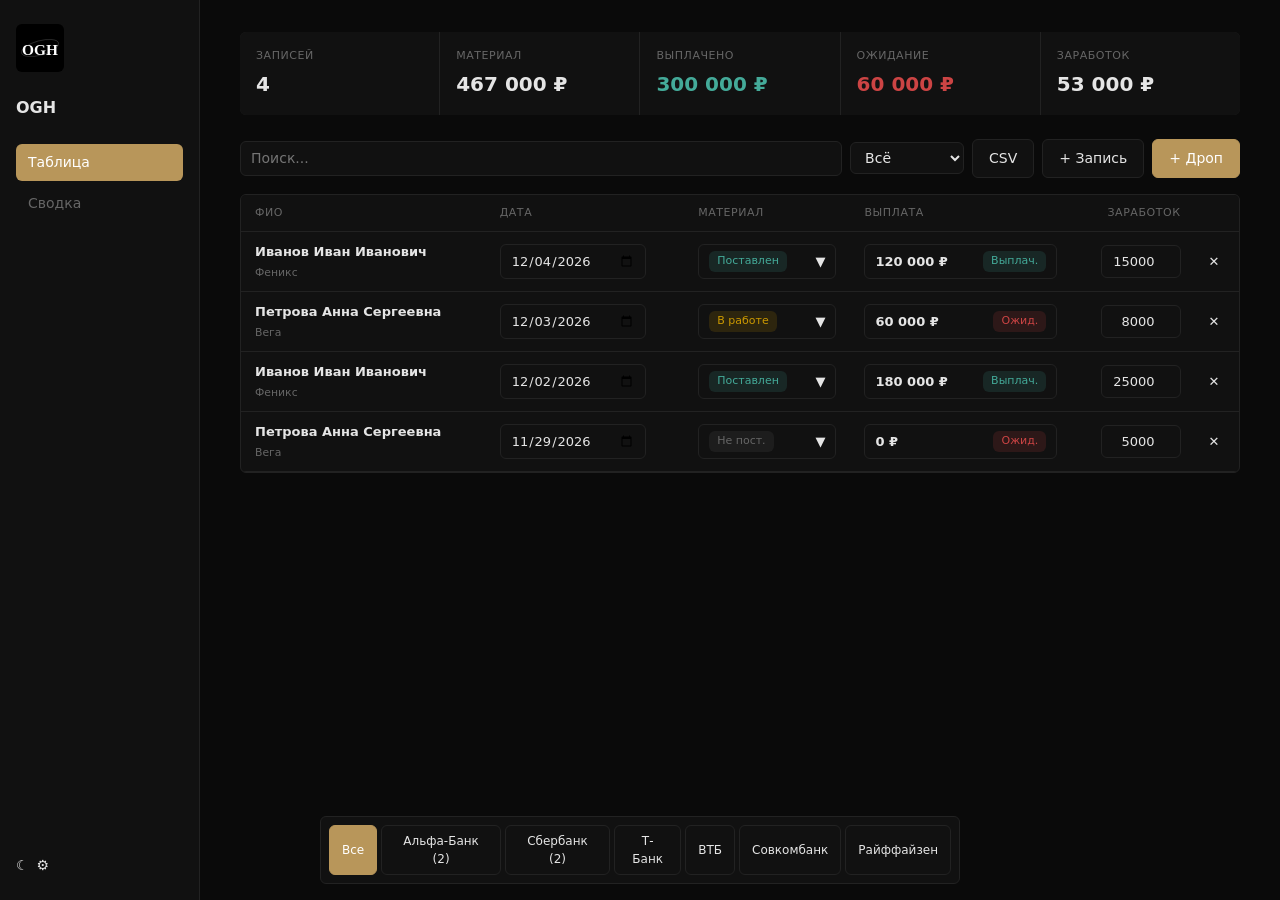
<file: public/index-4.html>
<!DOCTYPE html>
<html lang="ru">
<head>
<meta charset="UTF-8">
<meta name="viewport" content="width=device-width, initial-scale=1">
<title>OGH — Дроп-бухгалтерия</title>
<link rel="icon" href="data:image/svg+xml,<svg xmlns='http://www.w3.org/2000/svg' viewBox='0 0 100 100'><text y='.9em' font-size='90'>◈</text></svg>">
<style>
*{margin:0;padding:0;box-sizing:border-box}
:root{
  --bg:#0a0a0a;
  --surface:#111;
  --border:#222;
  --text:#e5e5e5;
  --muted:#666;
  --accent:#b8965a;
  --green:#4a9;
  --yellow:#c90;
  --red:#c44;
  --radius:6px;
}
[data-theme="light"]{
  --bg:#f5f5f5;
  --surface:#fff;
  --border:#ddd;
  --text:#111;
  --muted:#888;
  --accent:#8b6f3f;
}
body{
  font:14px/1.5 system-ui,-apple-system,sans-serif;
  background:var(--bg);
  color:var(--text);
  min-height:100vh;
}
.hidden{display:none}
button{font:inherit;color:inherit;background:none;border:none;cursor:pointer}
input,select,textarea{font:inherit;color:inherit;background:var(--surface);border:1px solid var(--border);border-radius:var(--radius);padding:6px 10px}
input:focus,select:focus,textarea:focus{outline:1px solid var(--accent)}

/* Layout */
.side{position:fixed;left:0;top:0;bottom:0;width:200px;background:var(--surface);border-right:1px solid var(--border);padding:24px 16px;display:flex;flex-direction:column;gap:24px;z-index:10}
.logo{width:48px;height:48px;border-radius:var(--radius);overflow:hidden;cursor:pointer}
.logo img{width:100%;height:100%;object-fit:cover}
.brand{font-size:16px;font-weight:600}
.nav{display:flex;flex-direction:column;gap:4px}
.nav button{padding:8px 12px;text-align:left;border-radius:var(--radius);color:var(--muted);transition:all .15s}
.nav button:hover{background:var(--border);color:var(--text)}
.nav button.active{background:var(--accent);color:#fff}
.content{margin-left:200px;padding:32px 40px}

/* Summary */
.sumbar{display:grid;grid-template-columns:repeat(5,1fr);gap:1px;background:var(--border);border-radius:var(--radius);overflow:hidden;margin-bottom:24px}
.sum{background:var(--surface);padding:16px}
.sum-label{font-size:11px;text-transform:uppercase;letter-spacing:.05em;color:var(--muted);margin-bottom:4px}
.sum-value{font-size:20px;font-weight:600;font-variant-numeric:tabular-nums}
.sum-value.ok{color:var(--green)}
.sum-value.warn{color:var(--red)}

/* Toolbar */
.toolbar{display:flex;gap:8px;margin-bottom:16px;align-items:center;flex-wrap:wrap}
.toolbar input[type=search]{flex:1;min-width:200px}
.btn{padding:8px 16px;border-radius:var(--radius);border:1px solid var(--border);background:var(--surface);transition:all .15s}
.btn:hover{border-color:var(--accent)}
.btn.primary{background:var(--accent);border-color:var(--accent);color:#fff}

/* Table */
.table-wrap{overflow-x:auto;background:var(--surface);border:1px solid var(--border);border-radius:var(--radius)}
table{width:100%;border-collapse:collapse}
th,td{padding:10px 14px;text-align:left;border-bottom:1px solid var(--border)}
th{font-size:11px;text-transform:uppercase;letter-spacing:.05em;color:var(--muted);font-weight:500;background:var(--surface);position:sticky;top:0}
td{font-size:13px}
.num{text-align:right;font-variant-numeric:tabular-nums}
tbody tr:hover{background:rgba(255,255,255,.02)}

/* Cell chips */
.cell-stack{display:flex;flex-direction:column;gap:4px}
.chip-toggle{padding:6px 10px;border:1px solid var(--border);border-radius:var(--radius);background:var(--surface);cursor:pointer;display:flex;justify-content:space-between;align-items:center;gap:8px;transition:all .15s}
.chip-toggle:hover{border-color:var(--accent)}
.chip-toggle[aria-expanded=true]{border-color:var(--accent)}
.chip-body{display:none;padding:10px;border:1px solid var(--border);border-radius:var(--radius);background:var(--surface);margin-top:4px}
.cell-stack.open .chip-body{display:flex;flex-direction:column;gap:8px}
.chip-field{display:flex;flex-direction:column;gap:4px}
.chip-field label{font-size:10px;text-transform:uppercase;letter-spacing:.05em;color:var(--muted)}
.chip-field input,.chip-field select{width:100%}

/* Status badges */
.badge{display:inline-block;padding:2px 8px;border-radius:var(--radius);font-size:11px;font-weight:500}
.badge.gray{background:rgba(102,102,102,.15);color:var(--muted)}
.badge.yellow{background:rgba(204,153,0,.15);color:var(--yellow)}
.badge.green{background:rgba(68,170,153,.15);color:var(--green)}
.badge.red{background:rgba(204,68,68,.15);color:var(--red)}

/* Modal */
.modal-overlay{position:fixed;inset:0;background:rgba(0,0,0,.6);display:none;align-items:center;justify-content:center;z-index:100}
.modal-overlay.open{display:flex}
.modal{background:var(--surface);border:1px solid var(--border);border-radius:var(--radius);padding:24px;max-width:500px;width:90%;max-height:90vh;overflow-y:auto}
.modal h3{font-size:16px;font-weight:600;margin-bottom:16px}
.field{margin-bottom:16px}
.field label{display:block;font-size:11px;text-transform:uppercase;letter-spacing:.05em;color:var(--muted);margin-bottom:6px}
.field input,.field select,.field textarea{width:100%}
.modal-actions{display:flex;gap:8px;justify-content:flex-end;margin-top:24px}

/* Bank bar */
.bankbar{position:fixed;bottom:16px;left:50%;transform:translateX(-50%);background:var(--surface);border:1px solid var(--border);border-radius:var(--radius);padding:8px;display:flex;gap:4px;z-index:50}
.chip{padding:6px 12px;border-radius:var(--radius);font-size:12px;border:1px solid var(--border);background:var(--surface)}
.chip.active{background:var(--accent);border-color:var(--accent);color:#fff}

/* Toast */
.toast{position:fixed;bottom:80px;right:24px;background:var(--surface);border:1px solid var(--border);border-radius:var(--radius);padding:12px 20px;z-index:200;opacity:0;transform:translateY(10px);transition:all .2s}
.toast.show{opacity:1;transform:translateY(0)}

/* Dashboard */
.dash-grid{display:grid;grid-template-columns:1fr 1fr;gap:1px;background:var(--border);border-radius:var(--radius);overflow:hidden;margin-bottom:24px}
.dash-card{background:var(--surface);padding:20px}
.dash-card .label{font-size:11px;text-transform:uppercase;letter-spacing:.05em;color:var(--muted);margin-bottom:4px}
.dash-card .value{font-size:24px;font-weight:600;font-variant-numeric:tabular-nums}
.dash-card .value.ok{color:var(--green)}
.dash-card .value.warn{color:var(--red)}

/* Animations */
@keyframes fadeIn{from{opacity:0}to{opacity:1}}
.fade-in{animation:fadeIn .2s ease-out}

/* Mobile */
@media(max-width:768px){
  .side{width:60px;padding:16px 8px}
  .brand,.nav span{display:none}
  .content{margin-left:60px;padding:16px}
  .sumbar{grid-template-columns:repeat(2,1fr)}
  .dash-grid{grid-template-columns:1fr}
}
</style>
</head>
<body>

<aside class="side">
  <div class="logo" id="logoZone" title="Загрузить логотип">
    <svg id="logoImg" viewBox="0 0 100 100" xmlns="http://www.w3.org/2000/svg" style="width:100%;height:100%">
      <rect width="100" height="100" fill="#000"/>
      <text x="50" y="65" font-family="Georgia,serif" font-size="32" font-weight="700" fill="#fff" text-anchor="middle">OGH</text>
      <ellipse cx="50" cy="50" rx="40" ry="15" fill="none" stroke="#fff" stroke-width="1" opacity="0.3" transform="rotate(-15 50 50)"/>
    </svg>
  </div>
  <div class="brand">OGH</div>
  <nav class="nav">
    <button class="active" data-view="table"><span>Таблица</span></button>
    <button data-view="dash"><span>Сводка</span></button>
  </nav>
  <div style="margin-top:auto;display:flex;gap:8px">
    <button id="themeBtn" title="Тема">☾</button>
    <button id="settingsBtn" title="Настройки">⚙</button>
  </div>
</aside>

<main class="content fade-in" id="main"></main>

<div class="bankbar" id="bankbar"></div>

<div class="modal-overlay" id="overlay">
  <div class="modal" id="modal"></div>
</div>

<div class="toast" id="toast"></div>

<input type="file" id="logoFile" accept="image/*" class="hidden">
<input type="file" id="importFile" accept=".json" class="hidden">

<script>
const LS_KEY='drops-app-v1';
const $=s=>document.querySelector(s);
const $$=s=>document.querySelectorAll(s);

const uid=()=>crypto.randomUUID();
const fmt=n=>new Intl.NumberFormat('ru-RU').format(n||0);
const money=n=>fmt(n)+' ₽';
const today=()=>new Date().toISOString().slice(0,10);
const daysAgo=n=>{const d=new Date();d.setDate(d.getDate()-n);return d.toISOString().slice(0,10)};
const fmtDate=d=>{if(!d)return'';const p=d.split('-');return p[2]+'.'+p[1]+'.'+p[0]};

const MAT_STATUS={notset:['Не пост.','gray'],working:['В работе','yellow'],placed:['Поставлен','green']};
const PAY_STATUS={waiting:['Ожид.','red'],paid:['Выплач.','green']};
const BANKS=['Альфа-Банк','Сбербанк','Т-Банк','ВТБ','Совкомбанк','Райффайзен'];
const COLORS=['#e44','#29f','#fa0','#45f','#4a4','#a4f'];

let state=JSON.parse(localStorage.getItem(LS_KEY)||'null')||{
  banks:BANKS.map((n,i)=>({id:uid(),name:n,color:COLORS[i]})),
  drops:[
    {id:uid(),feo:'Феникс',fio:'Иванов Иван Иванович',phone:'+7 900 111-22-33',passport:{num:'1234 567890',issuedBy:'ОВД №2',issuedDate:'2015-03-15',unitCode:'770-035',address:'г. Москва'},passportPhoto:null,bankId:null,cards:[],note:''},
    {id:uid(),feo:'Вега',fio:'Петрова Анна Сергеевна',phone:'',passport:{num:'',issuedBy:'',issuedDate:'',unitCode:'',address:''},passportPhoto:null,bankId:null,cards:[],note:''}
  ],
  records:[
    {id:uid(),dropId:null,date:daysAgo(0),material:135000,payment:120000,income:15000,materialStatus:'placed',payStatus:'paid'},
    {id:uid(),dropId:null,date:daysAgo(1),material:72000,payment:60000,income:8000,materialStatus:'working',payStatus:'waiting'},
    {id:uid(),dropId:null,date:daysAgo(2),material:205000,payment:180000,income:25000,materialStatus:'placed',payStatus:'paid'},
    {id:uid(),dropId:null,date:daysAgo(5),material:55000,payment:0,income:5000,materialStatus:'notset',payStatus:'waiting'}
  ],
  settings:{theme:'dark',password:null,logo:null}
};

// Assign drops to records for demo
state.records[0].dropId=state.drops[0].id;
state.records[1].dropId=state.drops[1].id;
state.records[2].dropId=state.drops[0].id;
state.records[3].dropId=state.drops[1].id;
state.drops[0].bankId=state.banks[0].id;
state.drops[1].bankId=state.banks[1].id;

const save=()=>localStorage.setItem(LS_KEY,JSON.stringify(state));
const ui={view:'table',bankFilter:'all',period:'all',customFrom:'',customTo:'',search:''};

function inPeriod(iso,period,from,to){
  if(period==='all')return true;
  if(period==='custom'){
    if(from&&iso<from)return false;
    if(to&&iso>to)return false;
    return true;
  }
  const days=period==='today'?1:period==='7'?7:period==='30'?30:null;
  if(!days)return true;
  const t=new Date(iso);
  const now=new Date();
  now.setHours(0,0,0,0);
  return(now-t)/864e5>=0&&(now-t)/864e5<days;
}

function filteredRecords(){
  const q=ui.search.toLowerCase();
  return state.records.filter(r=>{
    if(ui.bankFilter!=='all'){
      const d=state.drops.find(d=>d.id===r.dropId);
      if(!d||d.bankId!==ui.bankFilter)return false;
    }
    if(!inPeriod(r.date,ui.period,ui.customFrom,ui.customTo))return false;
    if(q){
      const d=state.drops.find(d=>d.id===r.dropId);
      const hay=(d?.feo+' '+d?.fio).toLowerCase();
      if(!hay.includes(q))return false;
    }
    return true;
  }).sort((a,b)=>b.date.localeCompare(a.date));
}

function summaryRecords(){
  return state.records.filter(r=>{
    if(ui.bankFilter!=='all'){
      const d=state.drops.find(d=>d.id===r.dropId);
      if(!d||d.bankId!==ui.bankFilter)return false;
    }
    return inPeriod(r.date,ui.period,ui.customFrom,ui.customTo);
  });
}

function computeTotals(list){
  return list.reduce((a,r)=>{
    a.mat+=r.material||0;
    a.inc+=r.income||0;
    if(r.payStatus==='paid')a.paid+=r.payment||0;
    else a.wait+=r.payment||0;
    return a;
  },{count:list.length,mat:0,paid:0,wait:0,inc:0});
}

function matChip(r){
  const opts=Object.entries(MAT_STATUS).map(([k,v])=>`<option value="${k}" ${k===r.materialStatus?'selected':''}>${v[0]}</option>`).join('');
  return`<div class="cell-stack" data-rec="${r.id}">
    <button class="chip-toggle" data-chip="material" aria-expanded="false">
      <span class="badge ${MAT_STATUS[r.materialStatus][1]}">${MAT_STATUS[r.materialStatus][0]}</span>
      <span>▼</span>
    </button>
    <div class="chip-body">
      <div class="chip-field"><label>Сумма, ₽</label><input type="number" data-field="material" value="${r.material||0}"></div>
      <div class="chip-field"><label>Статус</label><select data-field="materialStatus">${opts}</select></div>
    </div>
  </div>`;
}

function payChip(r){
  const opts=Object.entries(PAY_STATUS).map(([k,v])=>`<option value="${k}" ${k===r.payStatus?'selected':''}>${v[0]}</option>`).join('');
  return`<div class="cell-stack" data-rec="${r.id}">
    <button class="chip-toggle" data-chip="payment" aria-expanded="false">
      <span style="font-weight:600">${money(r.payment)}</span>
      <span class="badge ${PAY_STATUS[r.payStatus][1]}">${PAY_STATUS[r.payStatus][0]}</span>
    </button>
    <div class="chip-body">
      <div class="chip-field"><label>Выплата, ₽</label><input type="number" data-field="payment" value="${r.payment||0}"></div>
      <div class="chip-field"><label>Статус</label><select data-field="payStatus">${opts}</select></div>
    </div>
  </div>`;
}

function render(){
  if(ui.view==='table')renderTable();
  else renderDash();
  renderBankBar();
}

function renderTable(){
  const recs=filteredRecords();
  const totals=computeTotals(summaryRecords());

  $('#main').innerHTML=`
    <div class="sumbar">
      <div class="sum"><div class="sum-label">Записей</div><div class="sum-value">${totals.count}</div></div>
      <div class="sum"><div class="sum-label">Материал</div><div class="sum-value">${money(totals.mat)}</div></div>
      <div class="sum"><div class="sum-label">Выплачено</div><div class="sum-value ok">${money(totals.paid)}</div></div>
      <div class="sum"><div class="sum-label">Ожидание</div><div class="sum-value warn">${money(totals.wait)}</div></div>
      <div class="sum"><div class="sum-label">Заработок</div><div class="sum-value">${money(totals.inc)}</div></div>
    </div>
    <div class="toolbar">
      <input type="search" placeholder="Поиск..." value="${ui.search}" id="searchInput">
      <select id="periodFilter">
        <option value="today" ${ui.period==='today'?'selected':''}>Сегодня</option>
        <option value="7" ${ui.period==='7'?'selected':''}>7 дней</option>
        <option value="30" ${ui.period==='30'?'selected':''}>30 дней</option>
        <option value="all" ${ui.period==='all'?'selected':''}>Всё</option>
        <option value="custom" ${ui.period==='custom'?'selected':''}>Диапазон</option>
      </select>
      ${ui.period==='custom'?`<input type="date" id="customFrom" value="${ui.customFrom}"><input type="date" id="customTo" value="${ui.customTo}">`:''}
      <button class="btn" onclick="exportCSV()">CSV</button>
      <button class="btn" onclick="openRecModal()">+ Запись</button>
      <button class="btn primary" onclick="openDropModal()">+ Дроп</button>
    </div>
    <div class="table-wrap">
      <table>
        <thead><tr><th>ФИО</th><th>Дата</th><th>Материал</th><th>Выплата</th><th class="num">Заработок</th><th></th></tr></thead>
        <tbody>
          ${recs.length?recs.map(r=>{
            const d=state.drops.find(d=>d.id===r.dropId);
            return`<tr>
              <td>${d?`<button onclick="openDropProfile('${d.id}')" style="text-align:left"><strong>${d.fio||d.feo}</strong><br><small style="color:var(--muted)">${d.feo}</small></button>`:'<button onclick="assignDrop(\''+r.id+'\')" style="color:var(--muted)">Выбрать</button>'}</td>
              <td><input type="date" value="${r.date}" onchange="updateRec('${r.id}','date',this.value)" style="width:auto"></td>
              <td>${matChip(r)}</td>
              <td>${payChip(r)}</td>
              <td class="num"><input type="number" value="${r.income||0}" onchange="updateRec('${r.id}','income',+this.value)" style="width:80px;text-align:right"></td>
              <td><button onclick="delRec('${r.id}')" title="Удалить">✕</button></td>
            </tr>`;
          }).join(''):'<tr><td colspan="6" style="text-align:center;padding:40px;color:var(--muted)">Нет записей</td></tr>'}
        </tbody>
      </table>
    </div>
  `;

  $('#searchInput').oninput=e=>{ui.search=e.target.value;render()};
  $('#periodFilter').onchange=e=>{ui.period=e.target.value;render()};
  if(ui.period==='custom'){
    $('#customFrom').onchange=e=>{ui.customFrom=e.target.value;render()};
    $('#customTo').onchange=e=>{ui.customTo=e.target.value;render()};
  }

  $$('.chip-toggle').forEach(btn=>{
    btn.onclick=e=>{
      e.stopPropagation();
      const stack=btn.closest('.cell-stack');
      const open=stack.classList.toggle('open');
      btn.setAttribute('aria-expanded',open);
    };
  });

  $$('[data-field]').forEach(input=>{
    input.onchange=e=>{
      const stack=e.target.closest('.cell-stack');
      const recId=stack.dataset.rec;
      const field=e.target.dataset.field;
      const value=e.target.type==='number'?+e.target.value:e.target.value;
      updateRec(recId,field,value);
    };
  });
}

function renderDash(){
  const totals=computeTotals(summaryRecords());
  const byBank={};
  summaryRecords().forEach(r=>{
    const d=state.drops.find(d=>d.id===r.dropId);
    if(!d||!d.bankId)return;
    const b=byBank[d.bankId]||(byBank[d.bankId]={name:state.banks.find(b=>b.id===d.bankId)?.name||'—',count:0,mat:0,paid:0,inc:0});
    b.count++;
    b.mat+=r.material||0;
    b.inc+=r.income||0;
    if(r.payStatus==='paid')b.paid+=r.payment||0;
  });

  $('#main').innerHTML=`
    <div class="dash-grid">
      <div class="dash-card"><div class="label">Записей</div><div class="value">${totals.count}</div></div>
      <div class="dash-card"><div class="label">Материал</div><div class="value">${money(totals.mat)}</div></div>
      <div class="dash-card"><div class="label">Выплачено</div><div class="value ok">${money(totals.paid)}</div></div>
      <div class="dash-card"><div class="label">Ожидание</div><div class="value warn">${money(totals.wait)}</div></div>
    </div>
    <div class="table-wrap" style="padding:24px">
      <h3 style="font-size:14px;margin-bottom:16px">По банкам</h3>
      <table>
        <thead><tr><th>Банк</th><th class="num">Записей</th><th class="num">Материал</th><th class="num">Выплачено</th><th class="num">Заработок</th></tr></thead>
        <tbody>
          ${Object.values(byBank).map(b=>`<tr><td>${b.name}</td><td class="num">${b.count}</td><td class="num">${money(b.mat)}</td><td class="num">${money(b.paid)}</td><td class="num">${money(b.inc)}</td></tr>`).join('')||'<tr><td colspan="5" style="text-align:center;padding:20px;color:var(--muted)">Нет данных</td></tr>'}
        </tbody>
      </table>
    </div>
  `;
}

function renderBankBar(){
  const counts={};
  state.records.forEach(r=>{
    const d=state.drops.find(d=>d.id===r.dropId);
    if(d&&d.bankId)counts[d.bankId]=(counts[d.bankId]||0)+1;
  });
  $('#bankbar').innerHTML=`
    <button class="chip ${ui.bankFilter==='all'?'active':''}" onclick="setBank('all')">Все</button>
    ${state.banks.map(b=>`<button class="chip ${ui.bankFilter===b.id?'active':''}" onclick="setBank('${b.id}')">${b.name} ${counts[b.id]?'('+counts[b.id]+')':''}</button>`).join('')}
  `;
}

window.setBank=id=>{ui.bankFilter=id;render()};

window.updateRec=(id,field,value)=>{
  const r=state.records.find(r=>r.id===id);
  if(!r)return;
  r[field]=value;
  save();
  if(field!=='date')render();
};

window.openRecModal=()=>{
  $('#modal').innerHTML=`
    <h3>Новая запись</h3>
    <div class="field"><label>Дроп</label><select id="recDrop">${state.drops.map(d=>`<option value="${d.id}">${d.feo}</option>`).join('')}</select></div>
    <div class="field"><label>Дата</label><input type="date" id="recDate" value="${today()}"></div>
    <div class="modal-actions">
      <button class="btn" onclick="closeModal()">Отмена</button>
      <button class="btn primary" onclick="saveRec()">Добавить</button>
    </div>
  `;
  $('#overlay').classList.add('open');
};

window.saveRec=()=>{
  state.records.push({id:uid(),dropId:$('#recDrop').value,date:$('#recDate').value,material:0,payment:0,income:0,materialStatus:'notset',payStatus:'waiting'});
  save();closeModal();render();
  toast('Добавлено');
};

window.delRec=id=>{
  if(!confirm('Удалить запись?'))return;
  state.records=state.records.filter(r=>r.id!==id);
  save();render();
  toast('Удалено');
};

window.assignDrop=recId=>{
  $('#modal').innerHTML=`
    <h3>Выбрать дропа</h3>
    <div class="field"><label>Дроп</label><select id="assignDrop">${state.drops.map(d=>`<option value="${d.id}">${d.feo} — ${d.fio}</option>`).join('')}</select></div>
    <div class="modal-actions">
      <button class="btn" onclick="closeModal()">Отмена</button>
      <button class="btn primary" onclick="doAssign('${recId}')">OK</button>
    </div>
  `;
  $('#overlay').classList.add('open');
};

window.doAssign=recId=>{
  const r=state.records.find(r=>r.id===recId);
  if(r)r.dropId=$('#assignDrop').value;
  save();closeModal();render();
  toast('Назначен');
};

window.openDropModal=()=>{
  $('#modal').innerHTML=`
    <h3>Новый дроп</h3>
    <div class="field"><label>Позывной</label><input id="dropFeo" required></div>
    <div class="field"><label>ФИО</label><input id="dropFio"></div>
    <div class="field"><label>Телефон</label><input id="dropPhone"></div>
    <div class="field"><label>Банк</label><select id="dropBank"><option value="">—</option>${state.banks.map(b=>`<option value="${b.id}">${b.name}</option>`).join('')}</select></div>
    <div class="modal-actions">
      <button class="btn" onclick="closeModal()">Отмена</button>
      <button class="btn primary" onclick="saveDrop()">Добавить</button>
    </div>
  `;
  $('#overlay').classList.add('open');
};

window.saveDrop=()=>{
  const feo=$('#dropFeo').value.trim();
  if(!feo){toast('Введи позывной');return}
  state.drops.push({id:uid(),feo,fio:$('#dropFio').value,phone:$('#dropPhone').value,bankId:$('#dropBank').value||null,passport:{num:'',issuedBy:'',issuedDate:'',unitCode:'',address:''},passportPhoto:null,cards:[],note:''});
  save();closeModal();render();
  toast('Добавлен');
};

window.openDropProfile=id=>{
  const d=state.drops.find(d=>d.id===id);
  if(!d)return;
  const p=d.passport||{};
  $('#modal').innerHTML=`
    <h3>${d.feo}</h3>
    <div class="field"><label>ФИО</label><input id="profFio" value="${d.fio||''}"></div>
    <div class="field"><label>Телефон</label><input id="profPhone" value="${d.phone||''}"></div>
    <div class="field"><label>Паспорт</label><input id="profPassNum" value="${p.num||''}" placeholder="Серия номер"></div>
    <div class="field"><input id="profPassIssued" value="${p.issuedBy||''}" placeholder="Кем выдан"></div>
    <div class="field"><input id="profPassDate" value="${p.issuedDate||''}" placeholder="Дата выдачи"></div>
    <div class="field"><input id="profPassAddr" value="${p.address||''}" placeholder="Адрес"></div>
    <div class="field"><label>Банк</label><select id="profBank"><option value="">—</option>${state.banks.map(b=>`<option value="${b.id}" ${d.bankId===b.id?'selected':''}>${b.name}</option>`).join('')}</select></div>
    <div class="modal-actions">
      <button class="btn" onclick="delDrop('${id}')">Удалить</button>
      <button class="btn" onclick="closeModal()">Закрыть</button>
      <button class="btn primary" onclick="saveProfile('${id}')">Сохранить</button>
    </div>
  `;
  $('#overlay').classList.add('open');
};

window.saveProfile=id=>{
  const d=state.drops.find(d=>d.id===id);
  if(!d)return;
  d.fio=$('#profFio').value;
  d.phone=$('#profPhone').value;
  d.bankId=$('#profBank').value||null;
  d.passport={num:$('#profPassNum').value,issuedBy:$('#profPassIssued').value,issuedDate:$('#profPassDate').value,unitCode:'',address:$('#profPassAddr').value};
  save();closeModal();render();
  toast('Сохранено');
};

window.delDrop=id=>{
  if(!confirm('Удалить дропа?'))return;
  state.drops=state.drops.filter(d=>d.id!==id);
  state.records.forEach(r=>{if(r.dropId===id)r.dropId=null});
  save();closeModal();render();
  toast('Удалён');
};

window.exportCSV=()=>{
  const rows=[['ФИО','Позывной','Дата','Материал','Статус','Выплата','Статус выплаты','Заработок'].join(';')];
  filteredRecords().forEach(r=>{
    const d=state.drops.find(d=>d.id===r.dropId);
    rows.push([d?.fio||'',d?.feo||'',fmtDate(r.date),r.material,MAT_STATUS[r.materialStatus][0],r.payment,PAY_STATUS[r.payStatus][0],r.income].join(';'));
  });
  const blob=new Blob(['\uFEFF'+rows.join('\n')],{type:'text/csv;charset=utf-8'});
  const a=document.createElement('a');
  a.href=URL.createObjectURL(blob);
  a.download='journal-'+today()+'.csv';
  a.click();
  toast('CSV экспортирован');
};

window.closeModal=()=>$('#overlay').classList.remove('open');

function toast(msg){
  $('#toast').textContent=msg;
  $('#toast').classList.add('show');
  setTimeout(()=>$('#toast').classList.remove('show'),2000);
}

$$('.nav button').forEach(b=>b.onclick=()=>{
  $$('.nav button').forEach(x=>x.classList.remove('active'));
  b.classList.add('active');
  ui.view=b.dataset.view;
  render();
});

$('#themeBtn').onclick=()=>{
  state.settings.theme=state.settings.theme==='dark'?'light':'dark';
  document.documentElement.dataset.theme=state.settings.theme;
  $('#themeBtn').textContent=state.settings.theme==='dark'?'☾':'☀';
  save();
};

$('#settingsBtn').onclick=()=>{
  $('#modal').innerHTML=`
    <h3>Настройки</h3>
    <div class="field"><label>Экспорт</label><button class="btn" onclick="exportJSON()">Скачать JSON</button></div>
    <div class="field"><label>Импорт</label><button class="btn" onclick="$('#importFile').click()">Загрузить JSON</button></div>
    <div class="field"><label>Очистить</label><button class="btn" onclick="if(confirm('Удалить все данные?')){localStorage.clear();location.reload()}">Сброс</button></div>
    <div class="modal-actions"><button class="btn primary" onclick="closeModal()">Закрыть</button></div>
  `;
  $('#overlay').classList.add('open');
};

$('#logoZone').onclick=()=>$('#logoFile').click();
$('#logoFile').onchange=e=>{
  const f=e.target.files[0];
  if(!f)return;
  const r=new FileReader();
  r.onload=()=>{
    state.settings.logo=r.result;
    $('#logoImg').outerHTML=`<img id="logoImg" src="${r.result}" style="width:100%;height:100%;object-fit:cover">`;
    save();
    toast('Логотип обновлён');
  };
  r.readAsDataURL(f);
};

$('#importFile').onchange=e=>{
  const f=e.target.files[0];
  if(!f)return;
  const r=new FileReader();
  r.onload=()=>{
    try{
      state=JSON.parse(r.result);
      save();render();
      toast('Импортировано');
    }catch(e){toast('Ошибка')}
  };
  r.readAsText(f);
};

window.exportJSON=()=>{
  const blob=new Blob([JSON.stringify(state,null,2)],{type:'application/json'});
  const a=document.createElement('a');
  a.href=URL.createObjectURL(blob);
  a.download='drops-'+today()+'.json';
  a.click();
  toast('Экспортировано');
};

$('#overlay').onclick=e=>{if(e.target===$('#overlay'))closeModal()};

if(state.settings.logo){
  $('#logoImg').outerHTML=`<img id="logoImg" src="${state.settings.logo}" style="width:100%;height:100%;object-fit:cover">`;
}
document.documentElement.dataset.theme=state.settings.theme;
$('#themeBtn').textContent=state.settings.theme==='dark'?'☾':'☀';
render();
</script>
</body>
</html>
</file>
